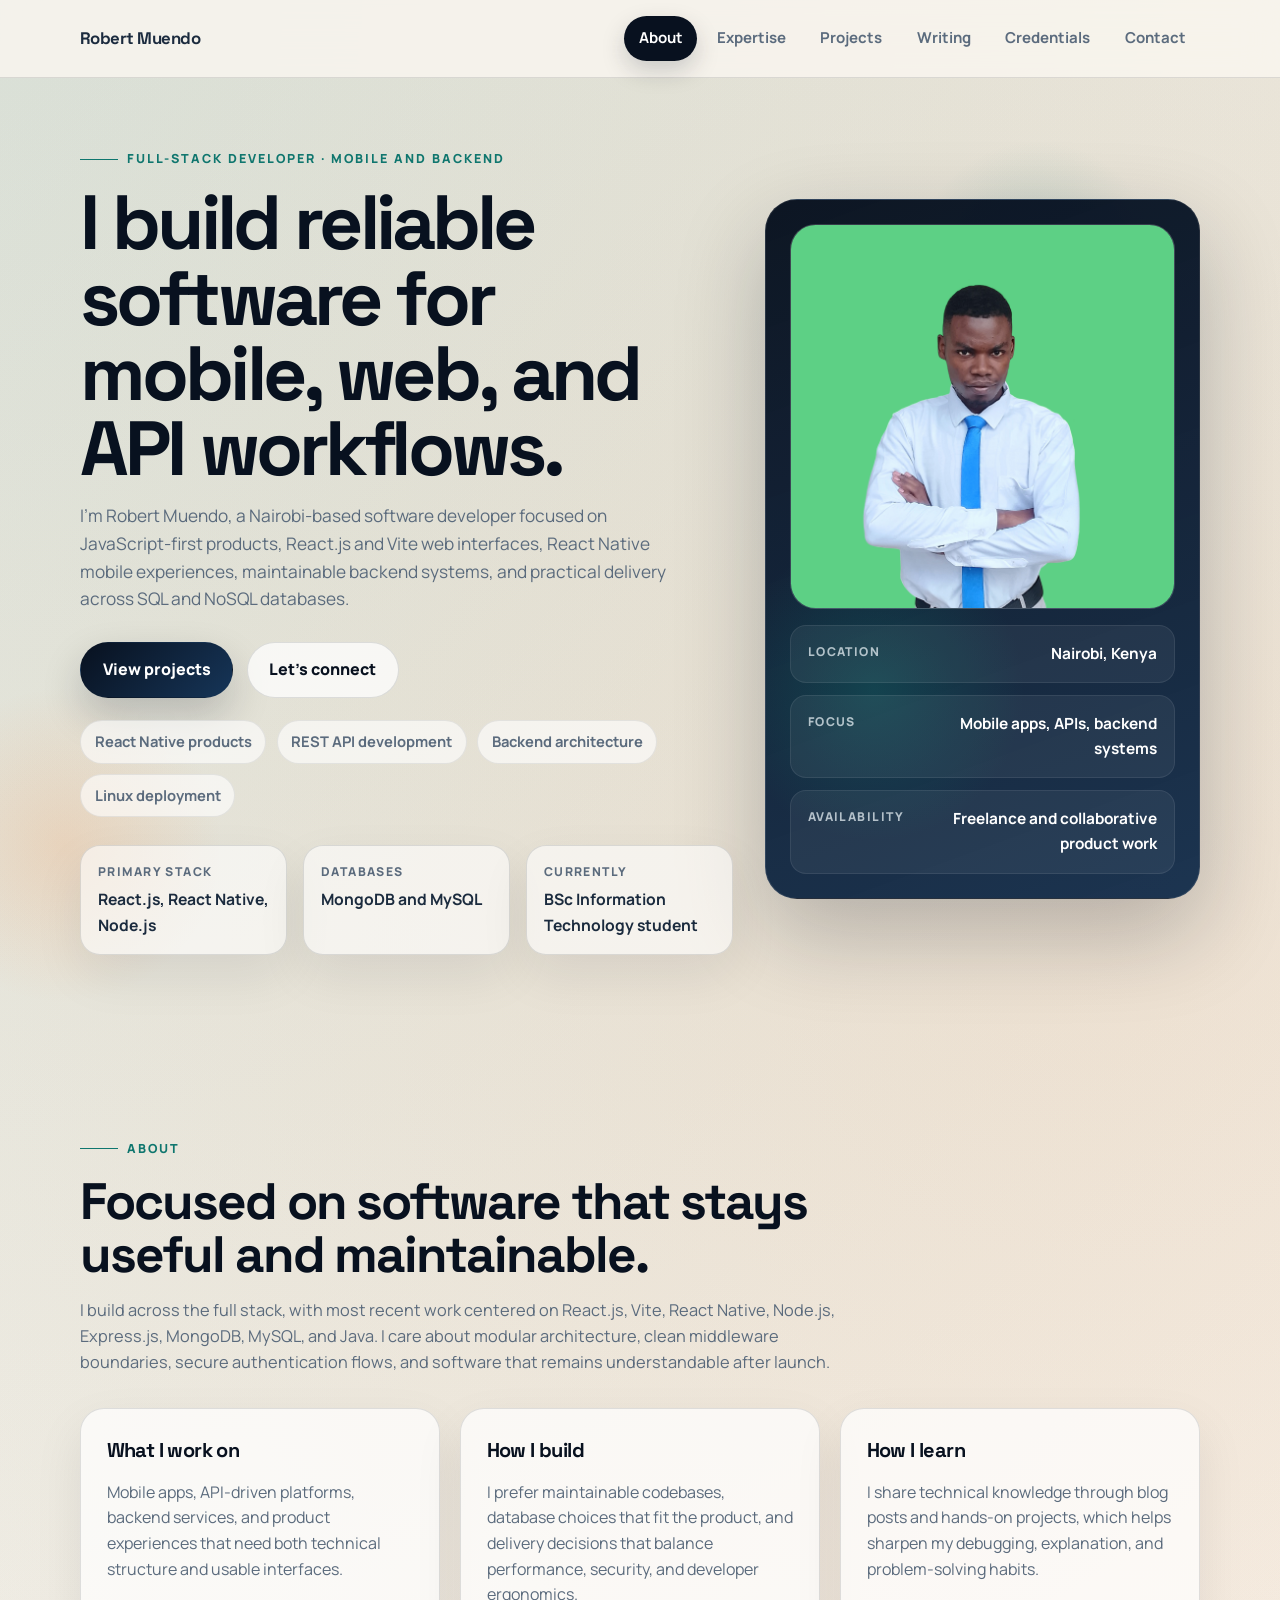
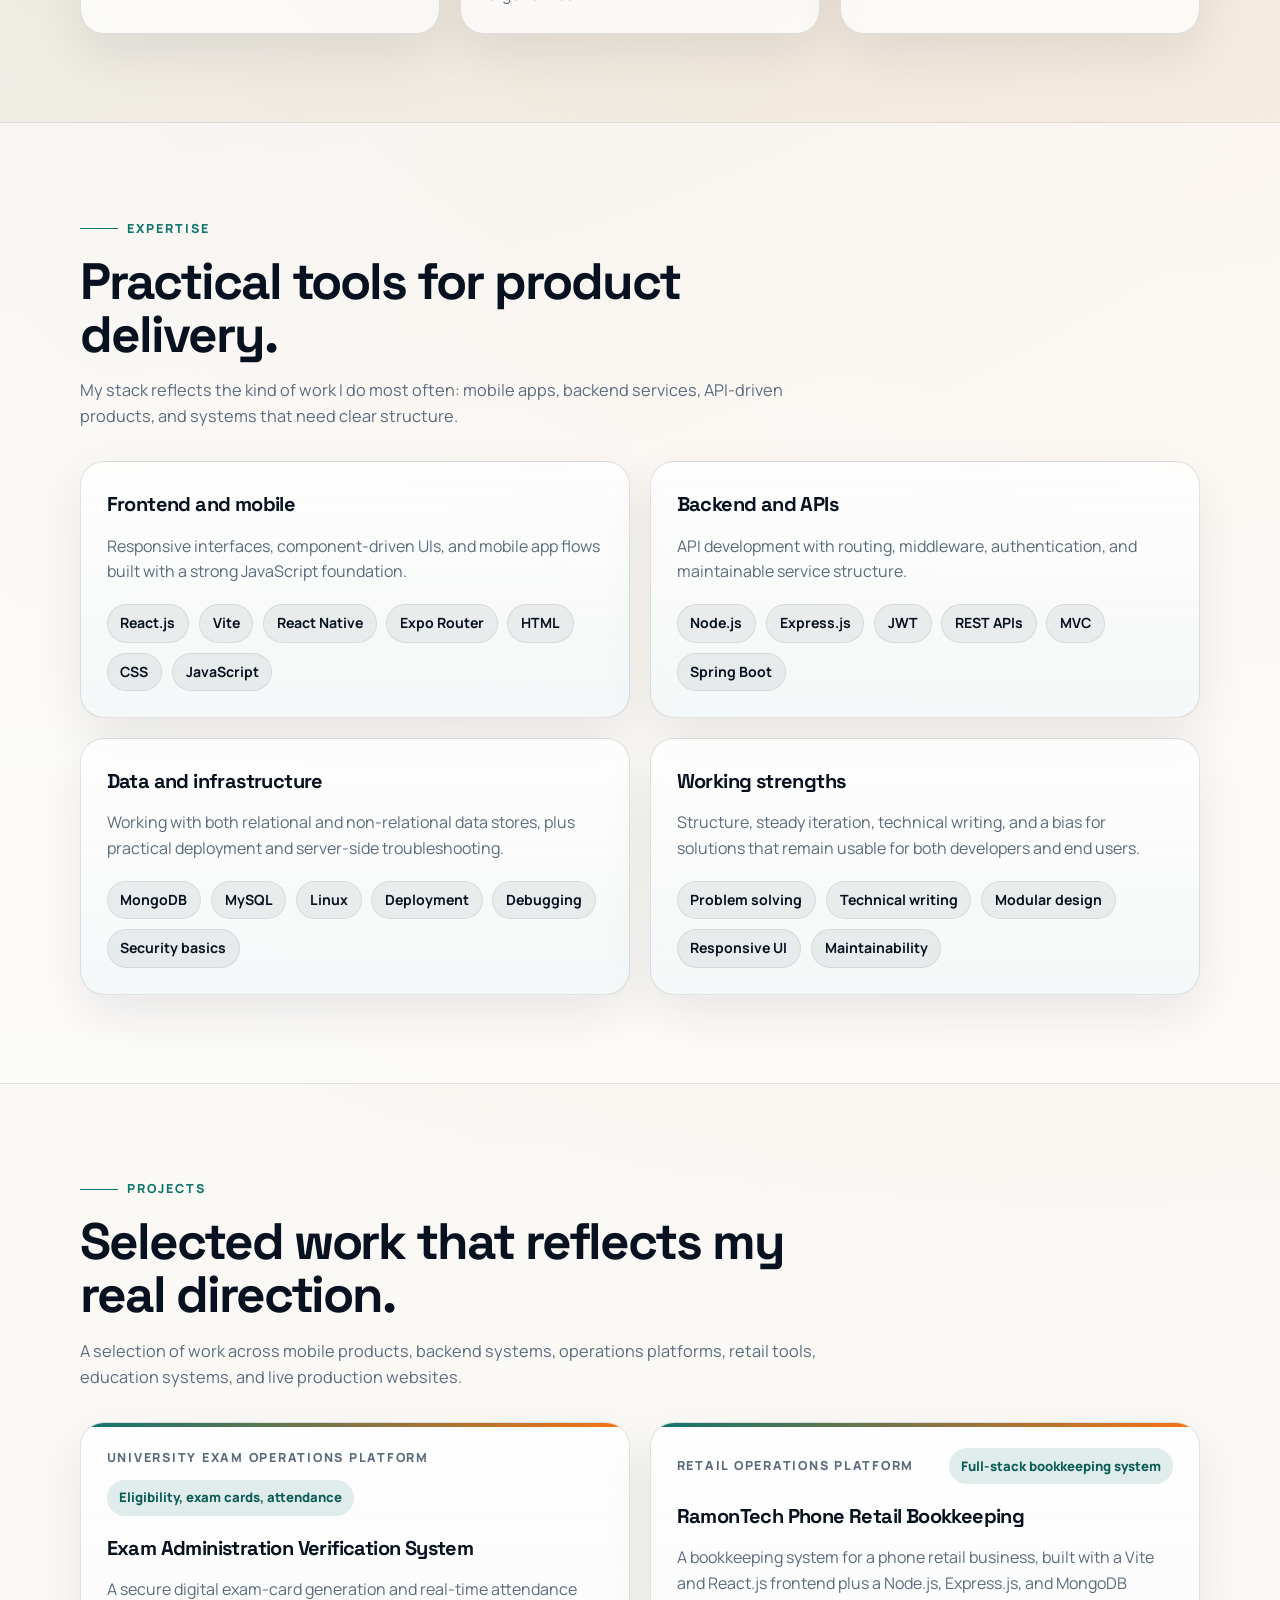
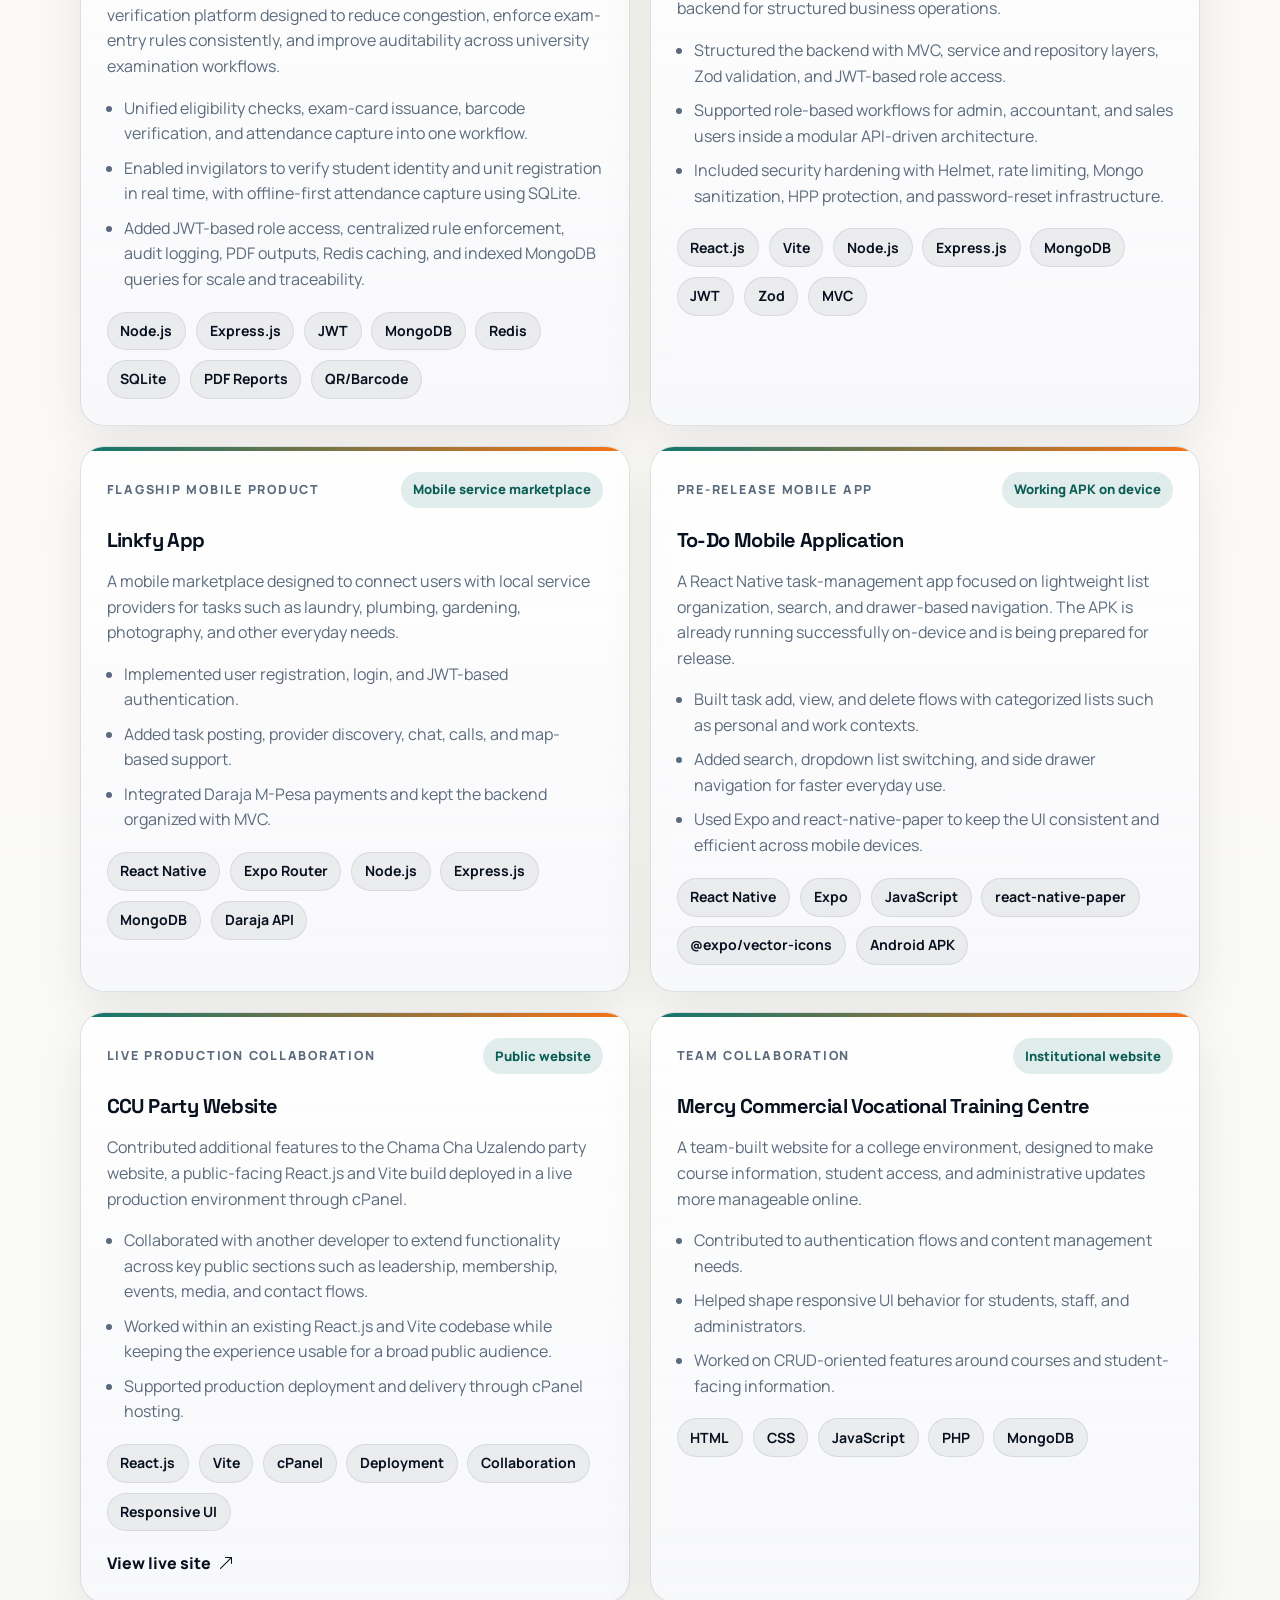
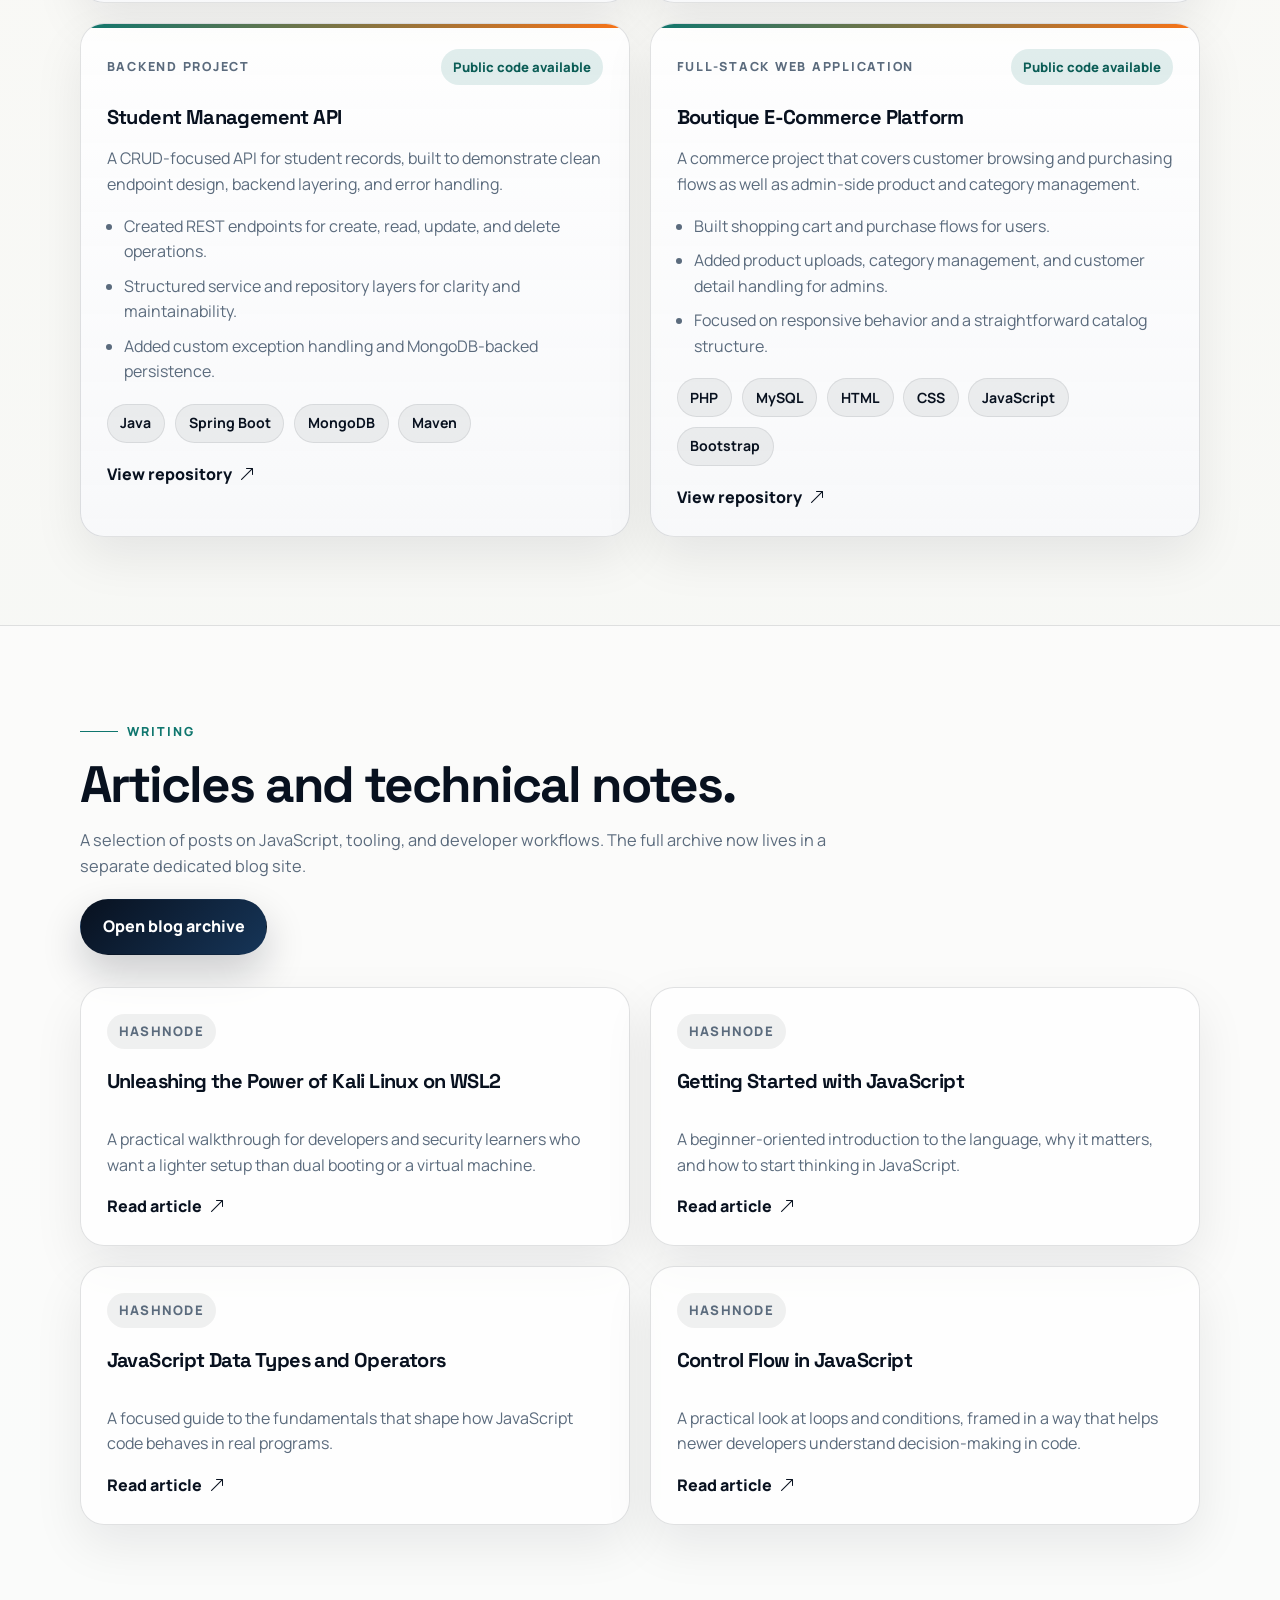
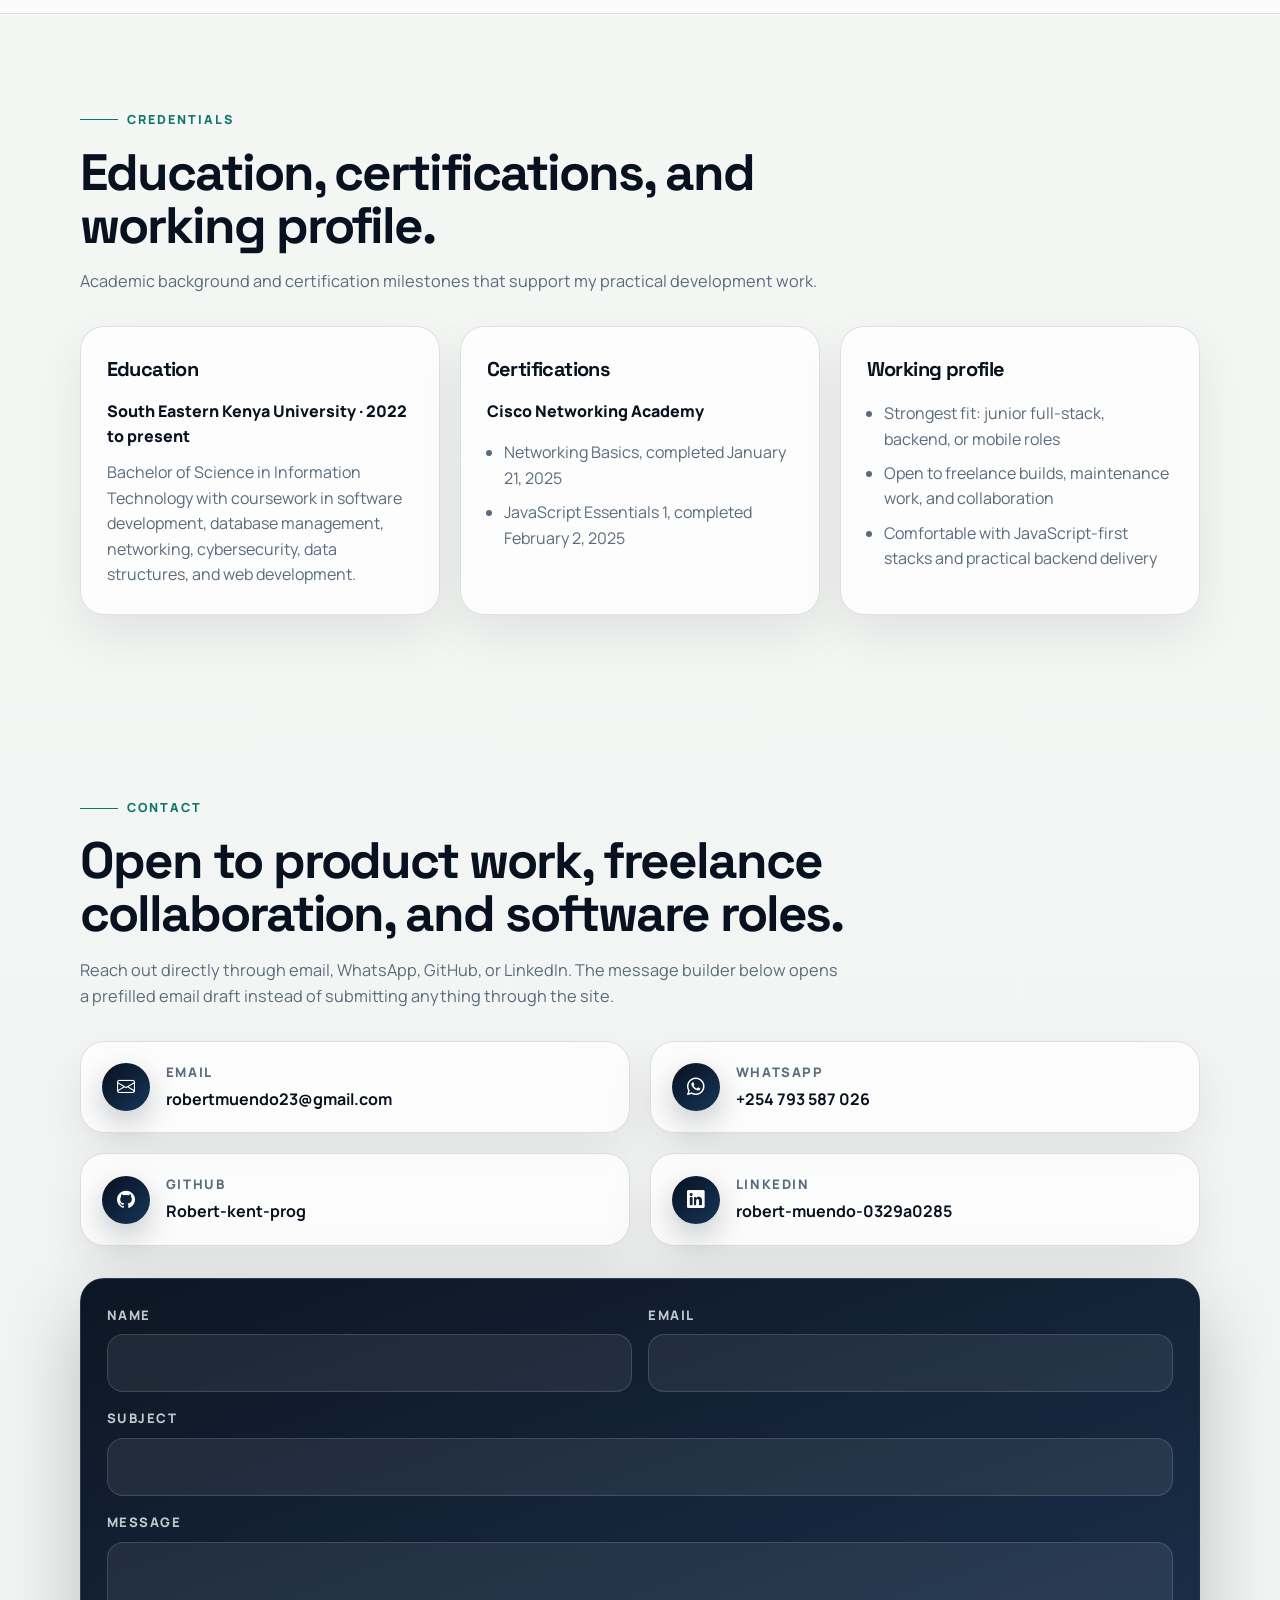
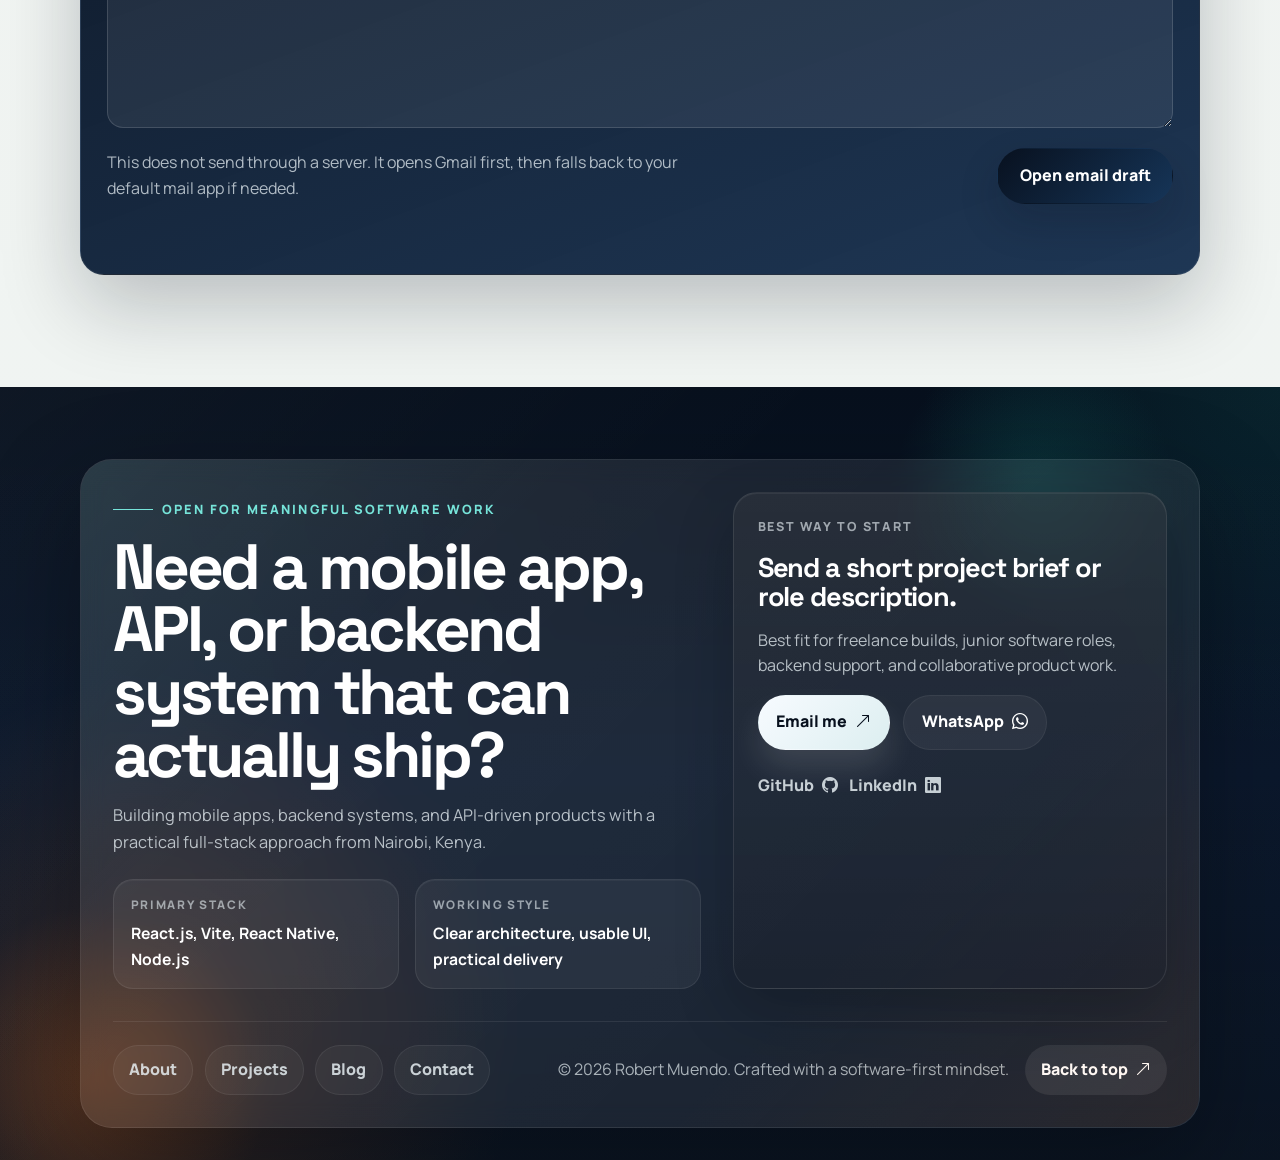
<file: index.html>
<!doctype html>
<html lang="en">
  <head>
    <meta charset="utf-8" />
    <meta content="width=device-width, initial-scale=1" name="viewport" />
    <title>Robert Muendo | Full-Stack Developer</title>
    <meta
      content="Portfolio of Robert Muendo, a Nairobi-based full-stack developer building mobile apps, web interfaces, APIs, and backend systems with React.js, Vite, React Native, Node.js, MongoDB, MySQL, and Java."
      name="description"
    />
    <meta content="#08111f" name="theme-color" />

    <link href="assets/img/favicon.png" rel="icon" />
    <link href="assets/img/apple-touch-icon.png" rel="apple-touch-icon" />

    <link href="https://fonts.googleapis.com" rel="preconnect" />
    <link href="https://fonts.gstatic.com" rel="preconnect" crossorigin />
    <link
      href="https://fonts.googleapis.com/css2?family=Manrope:wght@400;500;600;700;800&family=Space+Grotesk:wght@500;700&display=swap"
      rel="stylesheet"
    />

    <link
      href="assets/vendor/bootstrap-icons/bootstrap-icons.min.css"
      rel="stylesheet"
    />
    <link href="assets/css/main.css" rel="stylesheet" />
  </head>

  <body>
    <a class="skip-link" href="#main-content">Skip to content</a>

    <header class="site-header" id="top">
      <div class="container nav-shell">
        <a class="brand" href="#hero">Robert Muendo</a>

        <button
          class="menu-toggle"
          type="button"
          aria-expanded="false"
          aria-controls="site-nav"
          aria-label="Toggle navigation"
        >
          <span></span>
          <span></span>
        </button>

        <nav class="site-nav" id="site-nav" aria-label="Primary">
          <a href="#about">About</a>
          <a href="#expertise">Expertise</a>
          <a href="#projects">Projects</a>
          <a href="#writing">Writing</a>
          <a href="#credentials">Credentials</a>
          <a href="#contact">Contact</a>
        </nav>
      </div>
    </header>

    <main id="main-content">
      <section class="hero section" id="hero">
        <div class="hero-orb hero-orb-one" aria-hidden="true"></div>
        <div class="hero-orb hero-orb-two" aria-hidden="true"></div>

        <div class="container hero-grid">
          <div class="hero-copy reveal">
            <p class="eyebrow">Full-stack developer · Mobile and backend</p>
            <h1>
              I build reliable software for mobile, web, and API workflows.
            </h1>
            <p class="hero-summary">
              I’m Robert Muendo, a Nairobi-based software developer focused on
              JavaScript-first products, React.js and Vite web interfaces,
              React Native mobile experiences, maintainable backend systems, and
              practical delivery across SQL and NoSQL databases.
            </p>

            <div class="hero-actions">
              <a class="button button-primary" href="#projects"
                >View projects</a
              >
              <a class="button button-secondary" href="#contact"
                >Let's connect</a
              >
            </div>

            <ul class="hero-pills" aria-label="Key focus areas">
              <li>React Native products</li>
              <li>REST API development</li>
              <li>Backend architecture</li>
              <li>Linux deployment</li>
            </ul>

            <div class="hero-highlights">
              <article class="highlight-chip">
                <span>Primary stack</span>
                <strong>React.js, React Native, Node.js</strong>
              </article>
              <article class="highlight-chip">
                <span>Databases</span>
                <strong>MongoDB and MySQL</strong>
              </article>
              <article class="highlight-chip">
                <span>Currently</span>
                <strong>BSc Information Technology student</strong>
              </article>
            </div>
          </div>

          <div class="hero-panel reveal">
            <div class="profile-frame">
              <img
                src="assets/img/my-profile-img.png"
                alt="Portrait of Robert Muendo"
                width="600"
                height="600"
                fetchpriority="high"
                decoding="async"
              />
            </div>

            <div class="profile-meta">
              <div class="meta-item">
                <span>Location</span>
                <strong>Nairobi, Kenya</strong>
              </div>
              <div class="meta-item">
                <span>Focus</span>
                <strong>Mobile apps, APIs, backend systems</strong>
              </div>
              <div class="meta-item">
                <span>Availability</span>
                <strong>Freelance and collaborative product work</strong>
              </div>
            </div>
          </div>
        </div>
      </section>

      <section class="section" id="about">
        <div class="container section-shell">
          <div class="section-heading reveal">
            <p class="eyebrow">About</p>
            <h2>Focused on software that stays useful and maintainable.</h2>
            <p>
              I build across the full stack, with most recent work centered on
              React.js, Vite, React Native, Node.js, Express.js, MongoDB,
              MySQL, and Java. I care about modular architecture, clean
              middleware boundaries, secure authentication flows, and software
              that remains understandable after launch.
            </p>
          </div>

          <div class="about-grid">
            <article class="surface-card reveal">
              <h3>What I work on</h3>
              <p>
                Mobile apps, API-driven platforms, backend services, and product
                experiences that need both technical structure and usable
                interfaces.
              </p>
            </article>

            <article class="surface-card reveal">
              <h3>How I build</h3>
              <p>
                I prefer maintainable codebases, database choices that fit the
                product, and delivery decisions that balance performance,
                security, and developer ergonomics.
              </p>
            </article>

            <article class="surface-card reveal">
              <h3>How I learn</h3>
              <p>
                I share technical knowledge through blog posts and hands-on
                projects, which helps sharpen my debugging, explanation, and
                problem-solving habits.
              </p>
            </article>
          </div>
        </div>
      </section>

      <section class="section section-contrast" id="expertise">
        <div class="container section-shell">
          <div class="section-heading reveal">
            <p class="eyebrow">Expertise</p>
            <h2>Practical tools for product delivery.</h2>
            <p>
              My stack reflects the kind of work I do most often: mobile apps,
              backend services, API-driven products, and systems that need clear
              structure.
            </p>
          </div>

          <div class="skills-grid">
            <article class="stack-card reveal">
              <h3>Frontend and mobile</h3>
              <p>
                Responsive interfaces, component-driven UIs, and mobile app
                flows built with a strong JavaScript foundation.
              </p>
              <div class="tag-list">
                <span class="tag">React.js</span>
                <span class="tag">Vite</span>
                <span class="tag">React Native</span>
                <span class="tag">Expo Router</span>
                <span class="tag">HTML</span>
                <span class="tag">CSS</span>
                <span class="tag">JavaScript</span>
              </div>
            </article>

            <article class="stack-card reveal">
              <h3>Backend and APIs</h3>
              <p>
                API development with routing, middleware, authentication, and
                maintainable service structure.
              </p>
              <div class="tag-list">
                <span class="tag">Node.js</span>
                <span class="tag">Express.js</span>
                <span class="tag">JWT</span>
                <span class="tag">REST APIs</span>
                <span class="tag">MVC</span>
                <span class="tag">Spring Boot</span>
              </div>
            </article>

            <article class="stack-card reveal">
              <h3>Data and infrastructure</h3>
              <p>
                Working with both relational and non-relational data stores,
                plus practical deployment and server-side troubleshooting.
              </p>
              <div class="tag-list">
                <span class="tag">MongoDB</span>
                <span class="tag">MySQL</span>
                <span class="tag">Linux</span>
                <span class="tag">Deployment</span>
                <span class="tag">Debugging</span>
                <span class="tag">Security basics</span>
              </div>
            </article>

            <article class="stack-card reveal">
              <h3>Working strengths</h3>
              <p>
                Structure, steady iteration, technical writing, and a bias for
                solutions that remain usable for both developers and end users.
              </p>
              <div class="tag-list">
                <span class="tag">Problem solving</span>
                <span class="tag">Technical writing</span>
                <span class="tag">Modular design</span>
                <span class="tag">Responsive UI</span>
                <span class="tag">Maintainability</span>
              </div>
            </article>
          </div>
        </div>
      </section>

      <section class="section" id="projects">
        <div class="container section-shell">
          <div class="section-heading reveal">
            <p class="eyebrow">Projects</p>
            <h2>Selected work that reflects my real direction.</h2>
            <p>
              A selection of work across mobile products, backend systems,
              operations platforms, retail tools, education systems, and live
              production websites.
            </p>
          </div>

          <div class="projects-grid">
            <article class="project-card reveal">
              <div class="project-topline">
                <p class="project-kicker">University exam operations platform</p>
                <span class="project-badge">Eligibility, exam cards, attendance</span>
              </div>
              <h3>Exam Administration Verification System</h3>
              <p>
                A secure digital exam-card generation and real-time attendance
                verification platform designed to reduce congestion, enforce
                exam-entry rules consistently, and improve auditability across
                university examination workflows.
              </p>
              <ul class="project-points">
                <li>Unified eligibility checks, exam-card issuance, barcode verification, and attendance capture into one workflow.</li>
                <li>Enabled invigilators to verify student identity and unit registration in real time, with offline-first attendance capture using SQLite.</li>
                <li>Added JWT-based role access, centralized rule enforcement, audit logging, PDF outputs, Redis caching, and indexed MongoDB queries for scale and traceability.</li>
              </ul>
              <div class="tag-list">
                <span class="tag">Node.js</span>
                <span class="tag">Express.js</span>
                <span class="tag">JWT</span>
                <span class="tag">MongoDB</span>
                <span class="tag">Redis</span>
                <span class="tag">SQLite</span>
                <span class="tag">PDF Reports</span>
                <span class="tag">QR/Barcode</span>
              </div>
            </article>

            <article class="project-card reveal">
              <div class="project-topline">
                <p class="project-kicker">Retail operations platform</p>
                <span class="project-badge">Full-stack bookkeeping system</span>
              </div>
              <h3>RamonTech Phone Retail Bookkeeping</h3>
              <p>
                A bookkeeping system for a phone retail business, built with a
                Vite and React.js frontend plus a Node.js, Express.js, and
                MongoDB backend for structured business operations.
              </p>
              <ul class="project-points">
                <li>Structured the backend with MVC, service and repository layers, Zod validation, and JWT-based role access.</li>
                <li>Supported role-based workflows for admin, accountant, and sales users inside a modular API-driven architecture.</li>
                <li>Included security hardening with Helmet, rate limiting, Mongo sanitization, HPP protection, and password-reset infrastructure.</li>
              </ul>
              <div class="tag-list">
                <span class="tag">React.js</span>
                <span class="tag">Vite</span>
                <span class="tag">Node.js</span>
                <span class="tag">Express.js</span>
                <span class="tag">MongoDB</span>
                <span class="tag">JWT</span>
                <span class="tag">Zod</span>
                <span class="tag">MVC</span>
              </div>
            </article>

            <article class="project-card reveal">
              <div class="project-topline">
                <p class="project-kicker">Flagship mobile product</p>
                <span class="project-badge">Mobile service marketplace</span>
              </div>
              <h3>Linkfy App</h3>
              <p>
                A mobile marketplace designed to connect users with local
                service providers for tasks such as laundry, plumbing,
                gardening, photography, and other everyday needs.
              </p>
              <ul class="project-points">
                <li>
                  Implemented user registration, login, and JWT-based
                  authentication.
                </li>
                <li>
                  Added task posting, provider discovery, chat, calls, and
                  map-based support.
                </li>
                <li>
                  Integrated Daraja M-Pesa payments and kept the backend
                  organized with MVC.
                </li>
              </ul>
              <div class="tag-list">
                <span class="tag">React Native</span>
                <span class="tag">Expo Router</span>
                <span class="tag">Node.js</span>
                <span class="tag">Express.js</span>
                <span class="tag">MongoDB</span>
                <span class="tag">Daraja API</span>
              </div>
            </article>

            <article class="project-card reveal">
              <div class="project-topline">
                <p class="project-kicker">Pre-release mobile app</p>
                <span class="project-badge">Working APK on device</span>
              </div>
              <h3>To-Do Mobile Application</h3>
              <p>
                A React Native task-management app focused on lightweight list
                organization, search, and drawer-based navigation. The APK is
                already running successfully on-device and is being prepared for
                release.
              </p>
              <ul class="project-points">
                <li>Built task add, view, and delete flows with categorized lists such as personal and work contexts.</li>
                <li>Added search, dropdown list switching, and side drawer navigation for faster everyday use.</li>
                <li>Used Expo and react-native-paper to keep the UI consistent and efficient across mobile devices.</li>
              </ul>
              <div class="tag-list">
                <span class="tag">React Native</span>
                <span class="tag">Expo</span>
                <span class="tag">JavaScript</span>
                <span class="tag">react-native-paper</span>
                <span class="tag">@expo/vector-icons</span>
                <span class="tag">Android APK</span>
              </div>
            </article>

            <article class="project-card reveal">
              <div class="project-topline">
                <p class="project-kicker">Live production collaboration</p>
                <span class="project-badge">Public website</span>
              </div>
              <h3>CCU Party Website</h3>
              <p>
                Contributed additional features to the Chama Cha Uzalendo party
                website, a public-facing React.js and Vite build deployed in a
                live production environment through cPanel.
              </p>
              <ul class="project-points">
                <li>Collaborated with another developer to extend functionality across key public sections such as leadership, membership, events, media, and contact flows.</li>
                <li>Worked within an existing React.js and Vite codebase while keeping the experience usable for a broad public audience.</li>
                <li>Supported production deployment and delivery through cPanel hosting.</li>
              </ul>
              <div class="tag-list">
                <span class="tag">React.js</span>
                <span class="tag">Vite</span>
                <span class="tag">cPanel</span>
                <span class="tag">Deployment</span>
                <span class="tag">Collaboration</span>
                <span class="tag">Responsive UI</span>
              </div>
              <div class="project-links">
                <a
                  class="text-link"
                  href="https://ccuparty.co.ke/"
                  target="_blank"
                  rel="noopener noreferrer"
                >
                  View live site <i class="bi bi-arrow-up-right"></i>
                </a>
              </div>
            </article>

            <article class="project-card reveal">
              <div class="project-topline">
                <p class="project-kicker">Team collaboration</p>
                <span class="project-badge">Institutional website</span>
              </div>
              <h3>Mercy Commercial Vocational Training Centre</h3>
              <p>
                A team-built website for a college environment, designed to make
                course information, student access, and administrative updates
                more manageable online.
              </p>
              <ul class="project-points">
                <li>
                  Contributed to authentication flows and content management
                  needs.
                </li>
                <li>
                  Helped shape responsive UI behavior for students, staff, and
                  administrators.
                </li>
                <li>
                  Worked on CRUD-oriented features around courses and
                  student-facing information.
                </li>
              </ul>
              <div class="tag-list">
                <span class="tag">HTML</span>
                <span class="tag">CSS</span>
                <span class="tag">JavaScript</span>
                <span class="tag">PHP</span>
                <span class="tag">MongoDB</span>
              </div>
            </article>

            <article class="project-card reveal">
              <div class="project-topline">
                <p class="project-kicker">Backend project</p>
                <span class="project-badge">Public code available</span>
              </div>
              <h3>Student Management API</h3>
              <p>
                A CRUD-focused API for student records, built to demonstrate
                clean endpoint design, backend layering, and error handling.
              </p>
              <ul class="project-points">
                <li>
                  Created REST endpoints for create, read, update, and delete
                  operations.
                </li>
                <li>
                  Structured service and repository layers for clarity and
                  maintainability.
                </li>
                <li>
                  Added custom exception handling and MongoDB-backed
                  persistence.
                </li>
              </ul>
              <div class="tag-list">
                <span class="tag">Java</span>
                <span class="tag">Spring Boot</span>
                <span class="tag">MongoDB</span>
                <span class="tag">Maven</span>
              </div>
              <div class="project-links">
                <a
                  class="text-link"
                  href="https://github.com/Robert-kent-prog/StudentApplication-"
                  target="_blank"
                  rel="noopener noreferrer"
                >
                  View repository <i class="bi bi-arrow-up-right"></i>
                </a>
              </div>
            </article>

            <article class="project-card reveal">
              <div class="project-topline">
                <p class="project-kicker">Full-stack web application</p>
                <span class="project-badge">Public code available</span>
              </div>
              <h3>Boutique E-Commerce Platform</h3>
              <p>
                A commerce project that covers customer browsing and purchasing
                flows as well as admin-side product and category management.
              </p>
              <ul class="project-points">
                <li>Built shopping cart and purchase flows for users.</li>
                <li>
                  Added product uploads, category management, and customer
                  detail handling for admins.
                </li>
                <li>
                  Focused on responsive behavior and a straightforward catalog
                  structure.
                </li>
              </ul>
              <div class="tag-list">
                <span class="tag">PHP</span>
                <span class="tag">MySQL</span>
                <span class="tag">HTML</span>
                <span class="tag">CSS</span>
                <span class="tag">JavaScript</span>
                <span class="tag">Bootstrap</span>
              </div>
              <div class="project-links">
                <a
                  class="text-link"
                  href="https://github.com/Robert-kent-prog/webproject"
                  target="_blank"
                  rel="noopener noreferrer"
                >
                  View repository <i class="bi bi-arrow-up-right"></i>
                </a>
              </div>
            </article>
          </div>
        </div>
      </section>

      <section class="section section-contrast" id="writing">
        <div class="container section-shell">
          <div class="section-heading reveal">
            <p class="eyebrow">Writing</p>
            <h2>Articles and technical notes.</h2>
            <p>
              A selection of posts on JavaScript, tooling, and developer
              workflows. The full archive now lives in a separate dedicated
              blog site.
            </p>
            <div class="section-actions">
              <a class="button button-primary" href="blog/">Open blog archive</a>
            </div>
          </div>

          <div class="articles-grid">
            <a
              class="article-card reveal"
              href="https://kali-linux-chronicles.hashnode.dev/kali-linux-wsl2-installation-guide"
              target="_blank"
              rel="noopener noreferrer"
            >
              <span class="article-source">Hashnode</span>
              <h3>Unleashing the Power of Kali Linux on WSL2</h3>
              <p>
                A practical walkthrough for developers and security learners who
                want a lighter setup than dual booting or a virtual machine.
              </p>
              <span class="text-link"
                >Read article <i class="bi bi-arrow-up-right"></i
              ></span>
            </a>

            <a
              class="article-card reveal"
              href="https://javascript-for-beginners.hashnode.dev/introduction-to-javascript"
              target="_blank"
              rel="noopener noreferrer"
            >
              <span class="article-source">Hashnode</span>
              <h3>Getting Started with JavaScript</h3>
              <p>
                A beginner-oriented introduction to the language, why it
                matters, and how to start thinking in JavaScript.
              </p>
              <span class="text-link"
                >Read article <i class="bi bi-arrow-up-right"></i
              ></span>
            </a>

            <a
              class="article-card reveal"
              href="https://javascript-for-beginners.hashnode.dev/understanding-javascript-data-types-and-operators"
              target="_blank"
              rel="noopener noreferrer"
            >
              <span class="article-source">Hashnode</span>
              <h3>JavaScript Data Types and Operators</h3>
              <p>
                A focused guide to the fundamentals that shape how JavaScript
                code behaves in real programs.
              </p>
              <span class="text-link"
                >Read article <i class="bi bi-arrow-up-right"></i
              ></span>
            </a>

            <a
              class="article-card reveal"
              href="https://javascript-for-beginners.hashnode.dev/control-flow-in-javascript-loops-and-conditions"
              target="_blank"
              rel="noopener noreferrer"
            >
              <span class="article-source">Hashnode</span>
              <h3>Control Flow in JavaScript</h3>
              <p>
                A practical look at loops and conditions, framed in a way that
                helps newer developers understand decision-making in code.
              </p>
              <span class="text-link"
                >Read article <i class="bi bi-arrow-up-right"></i
              ></span>
            </a>
          </div>
        </div>
      </section>

      <section class="section" id="credentials">
        <div class="container section-shell">
          <div class="section-heading reveal">
            <p class="eyebrow">Credentials</p>
            <h2>Education, certifications, and working profile.</h2>
            <p>
              Academic background and certification milestones that support my
              practical development work.
            </p>
          </div>

          <div class="credentials-grid">
            <article class="surface-card reveal">
              <h3>Education</h3>
              <p class="meta-line">
                South Eastern Kenya University · 2022 to present
              </p>
              <p>
                Bachelor of Science in Information Technology with coursework in
                software development, database management, networking,
                cybersecurity, data structures, and web development.
              </p>
            </article>

            <article class="surface-card reveal">
              <h3>Certifications</h3>
              <p class="meta-line">Cisco Networking Academy</p>
              <ul class="simple-list">
                <li>Networking Basics, completed January 21, 2025</li>
                <li>JavaScript Essentials 1, completed February 2, 2025</li>
              </ul>
            </article>

            <article class="surface-card reveal">
              <h3>Working profile</h3>
              <ul class="simple-list">
                <li>
                  Strongest fit: junior full-stack, backend, or mobile roles
                </li>
                <li>
                  Open to freelance builds, maintenance work, and collaboration
                </li>
                <li>
                  Comfortable with JavaScript-first stacks and practical backend
                  delivery
                </li>
              </ul>
            </article>
          </div>
        </div>
      </section>

      <section class="section contact-section" id="contact">
        <div class="container contact-shell">
          <div class="section-heading reveal">
            <p class="eyebrow">Contact</p>
            <h2>
              Open to product work, freelance collaboration, and software roles.
            </h2>
            <p>
              Reach out directly through email, WhatsApp, GitHub, or LinkedIn.
              The message builder below opens a prefilled email draft instead of
              submitting anything through the site.
            </p>
          </div>

          <div class="contact-grid">
            <a
              class="contact-card reveal"
              href="mailto:robertmuendo23@gmail.com"
            >
              <i class="bi bi-envelope"></i>
              <div>
                <span>Email</span>
                <strong>robertmuendo23@gmail.com</strong>
              </div>
            </a>

            <a
              class="contact-card reveal"
              href="https://wa.me/254793587026"
              target="_blank"
              rel="noopener noreferrer"
            >
              <i class="bi bi-whatsapp"></i>
              <div>
                <span>WhatsApp</span>
                <strong>+254 793 587 026</strong>
              </div>
            </a>

            <a
              class="contact-card reveal"
              href="https://github.com/Robert-kent-prog"
              target="_blank"
              rel="noopener noreferrer"
            >
              <i class="bi bi-github"></i>
              <div>
                <span>GitHub</span>
                <strong>Robert-kent-prog</strong>
              </div>
            </a>

            <a
              class="contact-card reveal"
              href="https://www.linkedin.com/in/robert-muendo-0329a0285/"
              target="_blank"
              rel="noopener noreferrer"
            >
              <i class="bi bi-linkedin"></i>
              <div>
                <span>LinkedIn</span>
                <strong>robert-muendo-0329a0285</strong>
              </div>
            </a>
          </div>

          <div class="contact-panel reveal">
            <form
              id="contact-form"
              class="contact-form"
              data-recipient="robertmuendo23@gmail.com"
              novalidate
            >
              <div class="field-grid">
                <label>
                  <span>Name</span>
                  <input
                    type="text"
                    name="your-name"
                    autocomplete="name"
                    required
                  />
                </label>

                <label>
                  <span>Email</span>
                  <input
                    type="email"
                    name="your-email"
                    autocomplete="email"
                    required
                  />
                </label>

                <label class="field-full">
                  <span>Subject</span>
                  <input type="text" name="your-subject" required />
                </label>

                <label class="field-full">
                  <span>Message</span>
                  <textarea name="your-message" rows="6" required></textarea>
                </label>
              </div>

              <div class="form-footer">
                <p class="form-note">
                  This does not send through a server. It opens Gmail first,
                  then falls back to your default mail app if needed.
                </p>
                <button
                  class="button button-primary"
                  id="submit-button"
                  type="submit"
                >
                  Open email draft
                </button>
              </div>

              <p
                class="form-status"
                id="form-status"
                role="status"
                aria-live="polite"
              ></p>
            </form>
          </div>
        </div>
      </section>
    </main>

    <footer class="site-footer">
      <div class="footer-orb footer-orb-one" aria-hidden="true"></div>
      <div class="footer-orb footer-orb-two" aria-hidden="true"></div>

      <div class="container footer-shell">
        <div class="footer-grid">
          <div class="footer-brand-block">
            <p class="footer-kicker">Open for meaningful software work</p>
            <h2>Need a mobile app, API, or backend system that can actually ship?</h2>
            <p class="footer-summary">
              Building mobile apps, backend systems, and API-driven products
              with a practical full-stack approach from Nairobi, Kenya.
            </p>

            <div class="footer-metrics">
              <article class="footer-metric">
                <span>Primary stack</span>
                <strong>React.js, Vite, React Native, Node.js</strong>
              </article>
              <article class="footer-metric">
                <span>Working style</span>
                <strong>Clear architecture, usable UI, practical delivery</strong>
              </article>
            </div>
          </div>

          <aside class="footer-cta-card">
            <p class="footer-label">Best way to start</p>
            <h3>Send a short project brief or role description.</h3>
            <p class="footer-cta-copy">
              Best fit for freelance builds, junior software roles, backend
              support, and collaborative product work.
            </p>

            <div class="footer-cta-actions">
              <a class="footer-cta-primary" href="mailto:robertmuendo23@gmail.com">
                Email me <i class="bi bi-arrow-up-right"></i>
              </a>
              <a
                class="footer-cta-secondary"
                href="https://wa.me/254793587026"
                target="_blank"
                rel="noopener noreferrer"
              >
                WhatsApp <i class="bi bi-whatsapp"></i>
              </a>
            </div>

            <div class="footer-mini-links">
              <a
                href="https://github.com/Robert-kent-prog"
                target="_blank"
                rel="noopener noreferrer"
              >
                GitHub <i class="bi bi-github"></i>
              </a>
              <a
                href="https://www.linkedin.com/in/robert-muendo-0329a0285/"
                target="_blank"
                rel="noopener noreferrer"
              >
                LinkedIn <i class="bi bi-linkedin"></i>
              </a>
            </div>
          </aside>
        </div>

        <div class="footer-base">
          <nav class="footer-nav" aria-label="Footer">
            <a href="#about">About</a>
            <a href="#projects">Projects</a>
            <a href="blog/">Blog</a>
            <a href="#contact">Contact</a>
          </nav>

          <div class="footer-credit">
            <p>
              © <span id="current-year"></span> Robert Muendo. Crafted with a
              software-first mindset.
            </p>
            <a href="#top" class="footer-top-link"
              >Back to top <i class="bi bi-arrow-up-right"></i
            ></a>
          </div>
        </div>
      </div>
    </footer>

    <script src="assets/js/main.js"></script>
  </body>
</html>
</file>
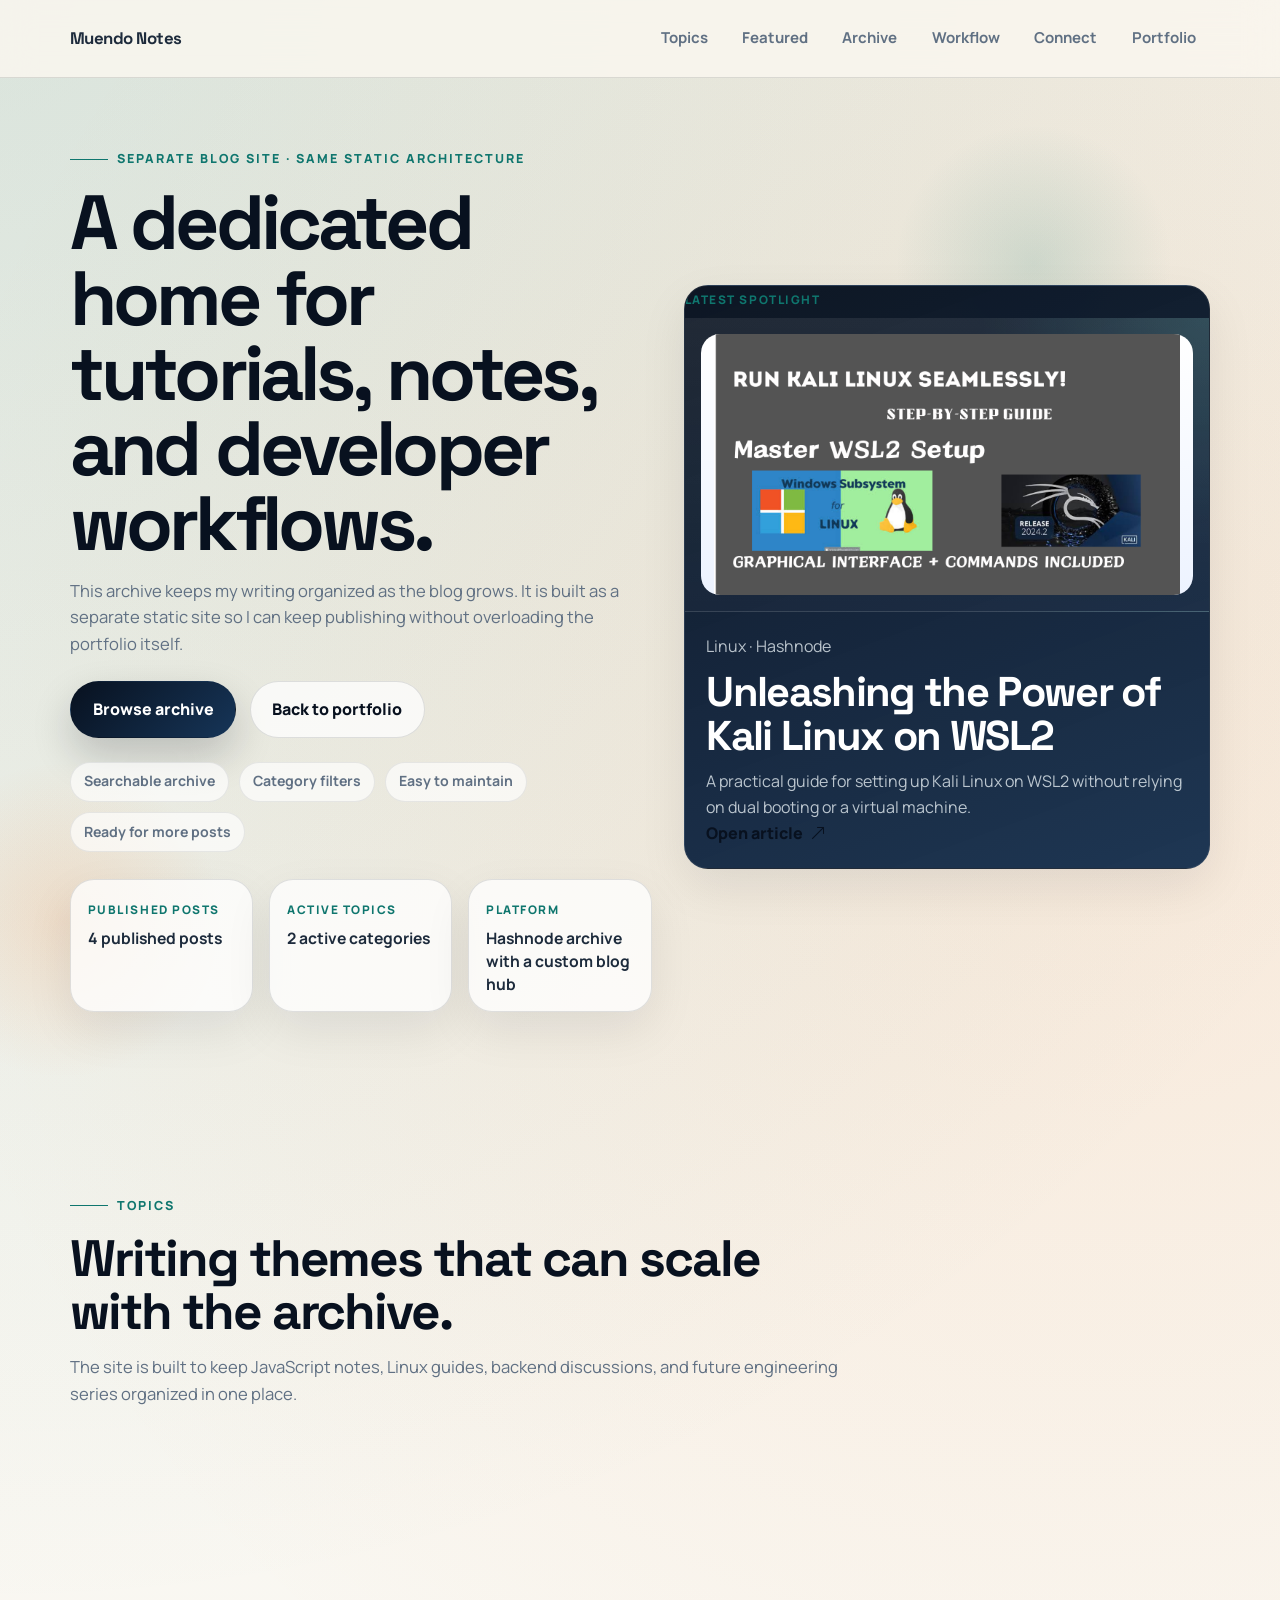
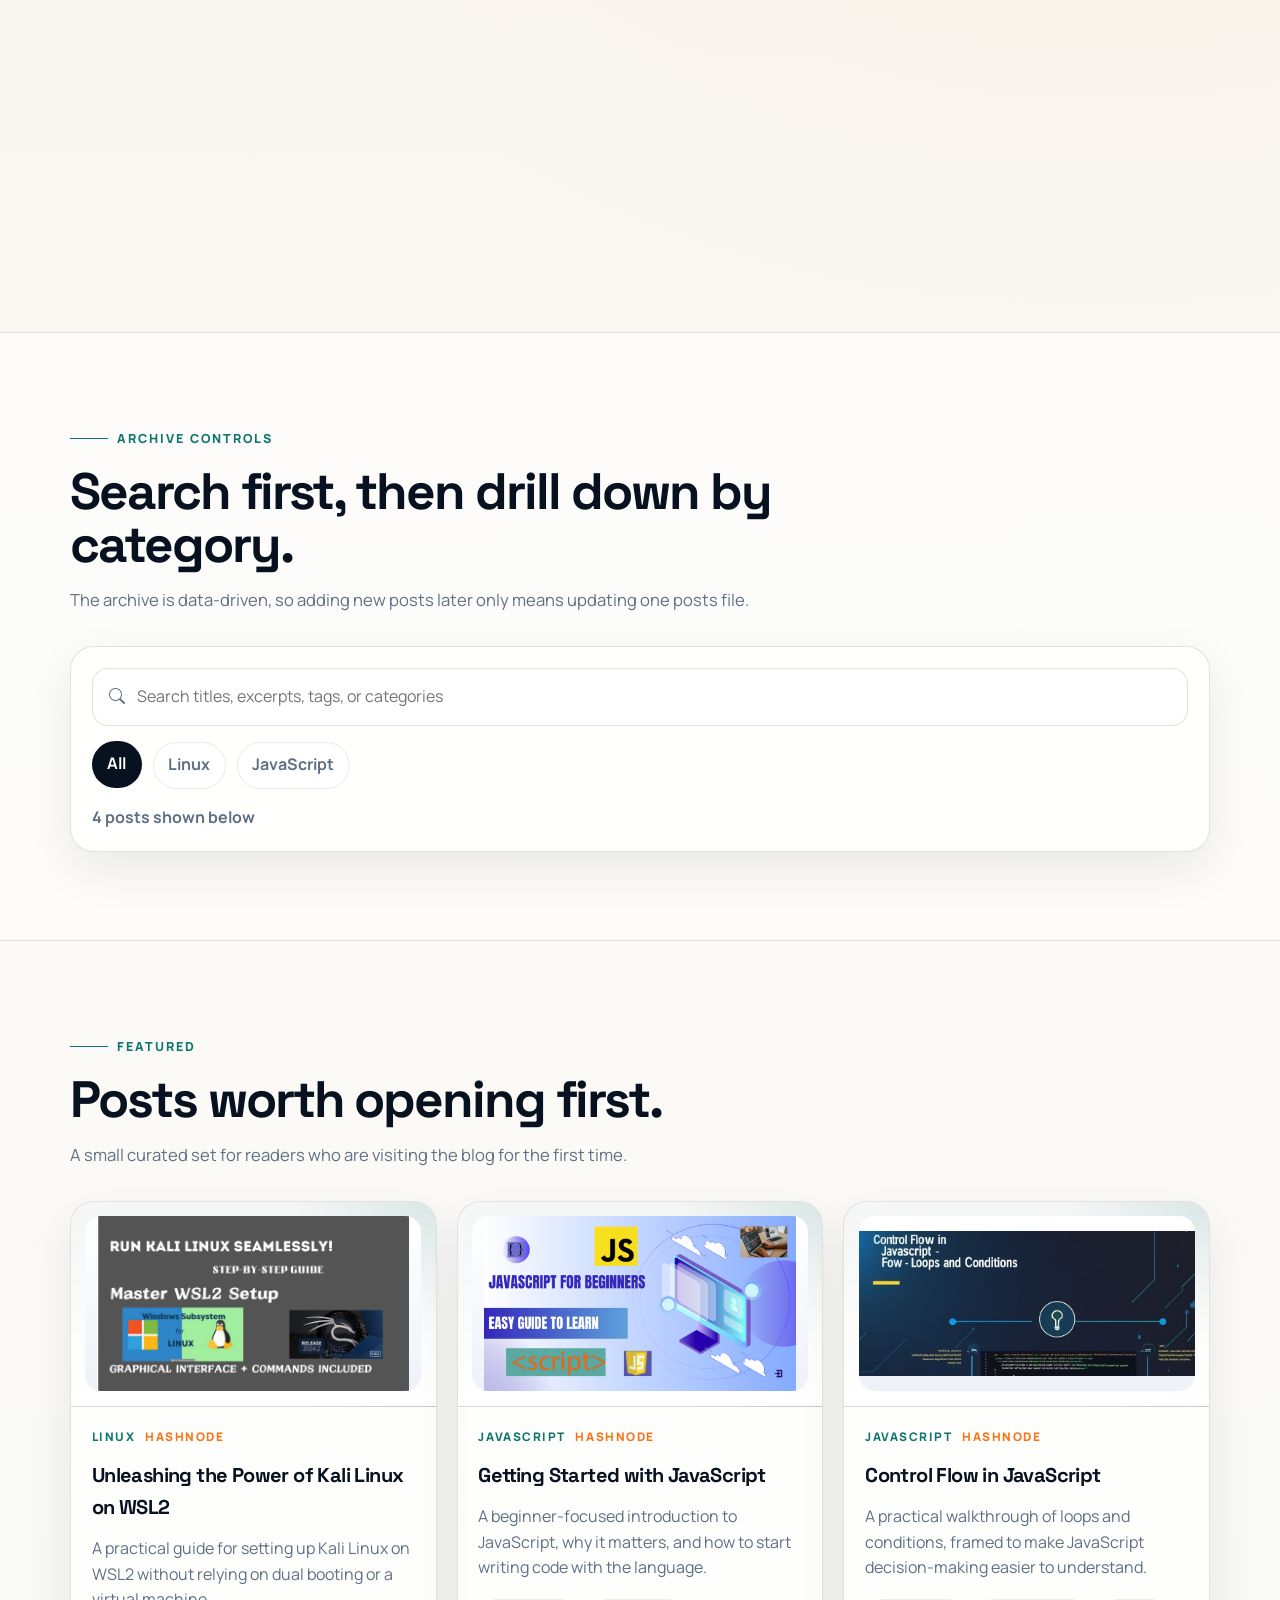
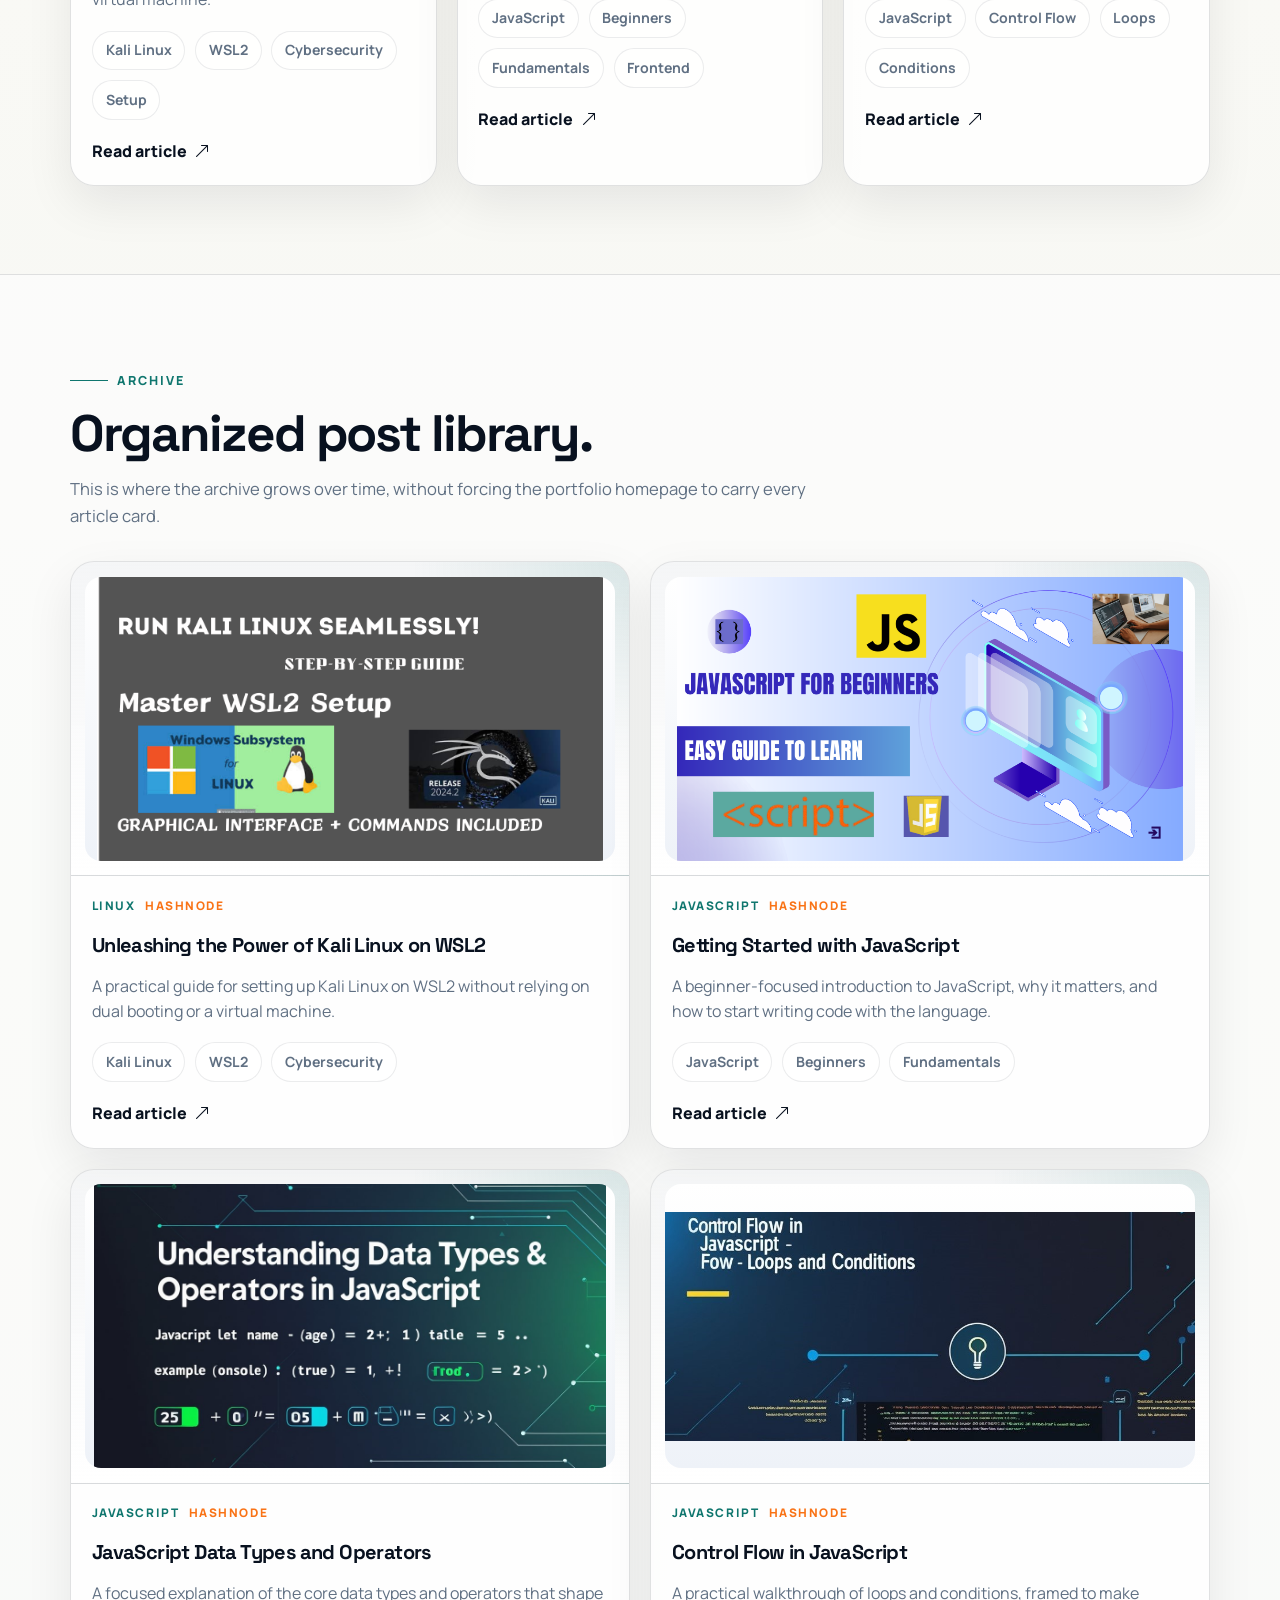
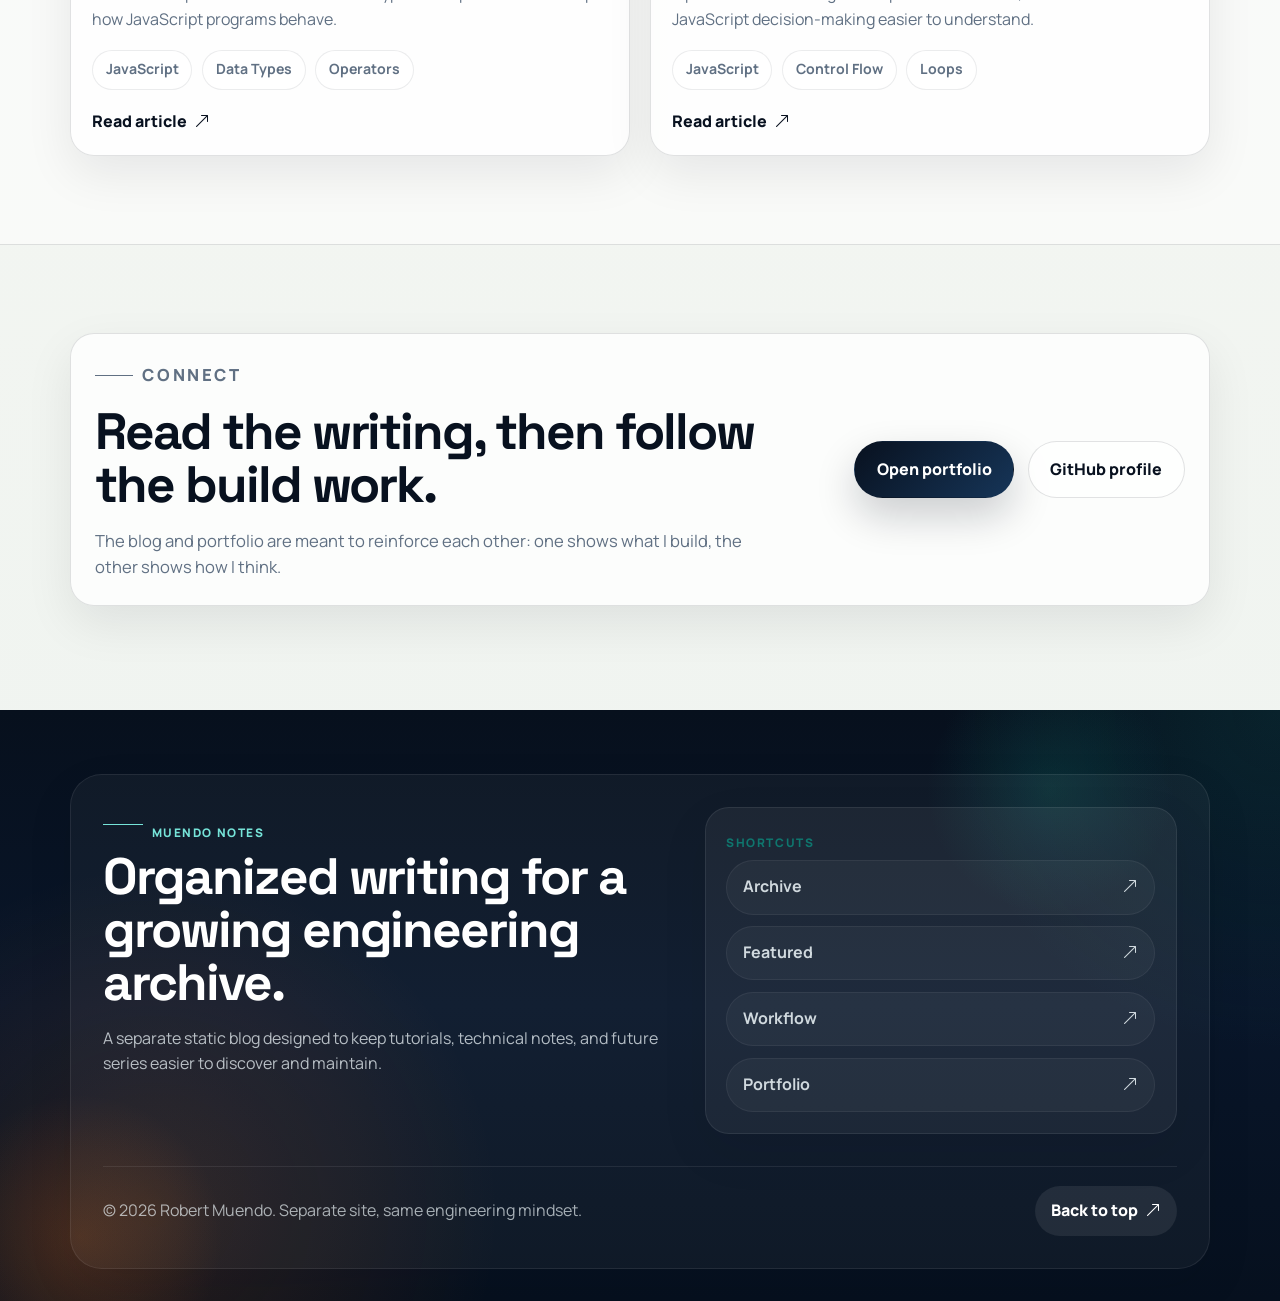
<file: blog/index.html>
<!doctype html>
<html lang="en">
  <head>
    <meta charset="utf-8" />
    <meta content="width=device-width, initial-scale=1" name="viewport" />
    <title>Muendo Notes | Engineering Blog</title>
    <meta
      content="A dedicated engineering blog by Robert Muendo for JavaScript, Linux, backend, tooling, and software development notes."
      name="description"
    />
    <meta content="#08111f" name="theme-color" />

    <link href="../assets/img/favicon.png" rel="icon" />
    <link href="../assets/img/apple-touch-icon.png" rel="apple-touch-icon" />

    <link href="https://fonts.googleapis.com" rel="preconnect" />
    <link href="https://fonts.gstatic.com" rel="preconnect" crossorigin />
    <link
      href="https://fonts.googleapis.com/css2?family=Manrope:wght@400;500;600;700;800&family=Space+Grotesk:wght@500;700&display=swap"
      rel="stylesheet"
    />

    <link
      href="../assets/vendor/bootstrap-icons/bootstrap-icons.min.css"
      rel="stylesheet"
    />
    <link href="assets/css/main.css" rel="stylesheet" />
  </head>
  <body>
    <a class="skip-link" href="#main-content">Skip to content</a>

    <header class="site-header" id="top">
      <div class="container nav-shell">
        <a class="brand" href="#hero">Muendo Notes</a>

        <button
          class="menu-toggle"
          type="button"
          aria-expanded="false"
          aria-controls="site-nav"
          aria-label="Toggle navigation"
        >
          <span></span>
          <span></span>
        </button>

        <nav class="site-nav" id="site-nav" aria-label="Primary">
          <a href="#topics">Topics</a>
          <a href="#featured">Featured</a>
          <a href="#archive">Archive</a>
          <a href="#workflow">Workflow</a>
          <a href="#connect">Connect</a>
          <a href="../index.html">Portfolio</a>
        </nav>
      </div>
    </header>

    <main id="main-content">
      <section class="hero section" id="hero">
        <div class="hero-orb hero-orb-one" aria-hidden="true"></div>
        <div class="hero-orb hero-orb-two" aria-hidden="true"></div>

        <div class="container hero-grid">
          <div class="hero-copy reveal">
            <p class="eyebrow">Separate blog site · Same static architecture</p>
            <h1>
              A dedicated home for tutorials, notes, and developer workflows.
            </h1>
            <p class="hero-summary">
              This archive keeps my writing organized as the blog grows. It is
              built as a separate static site so I can keep publishing without
              overloading the portfolio itself.
            </p>

            <div class="hero-actions">
              <a class="button button-primary" href="#archive"
                >Browse archive</a
              >
              <a class="button button-secondary" href="../index.html"
                >Back to portfolio</a
              >
            </div>

            <ul class="hero-pills" aria-label="Blog strengths">
              <li>Searchable archive</li>
              <li>Category filters</li>
              <li>Easy to maintain</li>
              <li>Ready for more posts</li>
            </ul>

            <div class="hero-highlights">
              <article class="highlight-chip">
                <span>Published posts</span>
                <strong id="total-posts">0 posts</strong>
              </article>
              <article class="highlight-chip">
                <span>Active topics</span>
                <strong id="total-topics">0 categories</strong>
              </article>
              <article class="highlight-chip">
                <span>Platform</span>
                <strong>Hashnode archive with a custom blog hub</strong>
              </article>
            </div>
          </div>

          <aside class="spotlight-card reveal" id="spotlight-card"></aside>
        </div>
      </section>

      <section class="section" id="topics">
        <div class="container section-shell">
          <div class="section-heading reveal">
            <p class="eyebrow">Topics</p>
            <h2>Writing themes that can scale with the archive.</h2>
            <p>
              The site is built to keep JavaScript notes, Linux guides, backend
              discussions, and future engineering series organized in one place.
            </p>
          </div>

          <div class="topics-grid" id="topics-grid"></div>
        </div>
      </section>

      <section class="section section-contrast" id="controls">
        <div class="container section-shell">
          <div class="section-heading reveal">
            <p class="eyebrow">Archive Controls</p>
            <h2>Search first, then drill down by category.</h2>
            <p>
              The archive is data-driven, so adding new posts later only means
              updating one posts file.
            </p>
          </div>

          <div class="control-shell reveal">
            <label class="search-field" for="search-input">
              <i class="bi bi-search"></i>
              <input
                id="search-input"
                type="search"
                placeholder="Search titles, excerpts, tags, or categories"
              />
            </label>

            <div
              class="filter-group"
              id="filter-group"
              aria-label="Filter posts"
            ></div>
            <p class="results-count" id="results-count"></p>
          </div>
        </div>
      </section>

      <section class="section" id="featured">
        <div class="container section-shell">
          <div class="section-heading reveal">
            <p class="eyebrow">Featured</p>
            <h2>Posts worth opening first.</h2>
            <p>
              A small curated set for readers who are visiting the blog for the
              first time.
            </p>
          </div>

          <div class="featured-grid" id="featured-grid"></div>
        </div>
      </section>

      <section class="section section-contrast" id="archive">
        <div class="container section-shell">
          <div class="section-heading reveal">
            <p class="eyebrow">Archive</p>
            <h2>Organized post library.</h2>
            <p>
              This is where the archive grows over time, without forcing the
              portfolio homepage to carry every article card.
            </p>
          </div>

          <div class="archive-grid" id="archive-grid"></div>
          <p class="empty-state" id="empty-state" hidden>
            No posts matched that search or filter. Try another keyword or reset
            to all categories.
          </p>
        </div>
      </section>

      <!-- <section class="section" id="workflow">
        <div class="container section-shell">
          <div class="section-heading reveal">
            <p class="eyebrow">Workflow</p>
            <h2>Simple publishing flow for future posts.</h2>
            <p>
              This blog keeps the same lightweight architecture as the
              portfolio: static files, clean deployment, no unnecessary backend.
            </p>
          </div>

          <div class="workflow-grid">
            <article class="workflow-card reveal">
              <span class="workflow-step">01</span>
              <h3>Add a post entry</h3>
              <p>
                Update the posts array in
                <code>blog/assets/js/posts.js</code> with the title, excerpt,
                category, tags, image, and link.
              </p>
            </article>

            <article class="workflow-card reveal">
              <span class="workflow-step">02</span>
              <h3>Choose a category and image</h3>
              <p>
                Keep the archive readable by assigning a clear category and a
                visual that matches the article topic.
              </p>
            </article>

            <article class="workflow-card reveal">
              <span class="workflow-step">03</span>
              <h3>Deploy like the portfolio</h3>
              <p>
                Because the site is static, it can be published with the same
                deployment flow as the portfolio without extra infrastructure.
              </p>
            </article>
          </div>
        </div>
      </section> -->

      <section class="section connect-section" id="connect">
        <div class="container connect-shell reveal">
          <div class="connect-copy">
            <p class="eyebrow">Connect</p>
            <h2>Read the writing, then follow the build work.</h2>
            <p>
              The blog and portfolio are meant to reinforce each other: one
              shows what I build, the other shows how I think.
            </p>
          </div>

          <div class="connect-actions">
            <a class="button button-primary" href="../index.html"
              >Open portfolio</a
            >
            <a
              class="button button-secondary"
              href="https://github.com/Robert-kent-prog"
              target="_blank"
              rel="noopener noreferrer"
            >
              GitHub profile
            </a>
          </div>
        </div>
      </section>
    </main>

    <footer class="site-footer">
      <div class="footer-orb footer-orb-one" aria-hidden="true"></div>
      <div class="footer-orb footer-orb-two" aria-hidden="true"></div>

      <div class="container footer-shell">
        <div class="footer-grid">
          <div class="footer-brand-block">
            <p class="footer-kicker">Muendo Notes</p>
            <h2>Organized writing for a growing engineering archive.</h2>
            <p class="footer-summary">
              A separate static blog designed to keep tutorials, technical
              notes, and future series easier to discover and maintain.
            </p>
          </div>

          <aside class="footer-cta-card">
            <p class="footer-label">Shortcuts</p>
            <div class="footer-mini-links">
              <a href="#archive"
                >Archive <i class="bi bi-arrow-up-right"></i
              ></a>
              <a href="#featured"
                >Featured <i class="bi bi-arrow-up-right"></i
              ></a>
              <a href="#workflow"
                >Workflow <i class="bi bi-arrow-up-right"></i
              ></a>
              <a href="../index.html"
                >Portfolio <i class="bi bi-arrow-up-right"></i
              ></a>
            </div>
          </aside>
        </div>

        <div class="footer-base">
          <p>
            © <span id="current-year"></span> Robert Muendo. Separate site, same
            engineering mindset.
          </p>
          <a href="#top" class="footer-top-link"
            >Back to top <i class="bi bi-arrow-up-right"></i
          ></a>
        </div>
      </div>
    </footer>

    <script src="assets/js/posts.js"></script>
    <script src="assets/js/main.js"></script>
  </body>
</html>
</file>
<file: assets/css/main.css>
:root {
  --font-body: "Manrope", "Segoe UI", sans-serif;
  --font-display: "Space Grotesk", "Segoe UI", sans-serif;
  --background: #f7f4ee;
  --background-alt: #eef3f1;
  --card: rgba(255, 255, 255, 0.72);
  --card-strong: #ffffff;
  --heading: #08111f;
  --text: #1b2b3e;
  --muted: #5b6b7d;
  --accent: #0f766e;
  --accent-deep: #0b5d56;
  --accent-soft: rgba(15, 118, 110, 0.12);
  --accent-2: #f97316;
  --border: rgba(8, 17, 31, 0.12);
  --shadow: 0 28px 80px rgba(8, 17, 31, 0.14);
  --shadow-soft: 0 20px 50px rgba(8, 17, 31, 0.08);
}

*,
*::before,
*::after {
  box-sizing: border-box;
}

html {
  scroll-behavior: smooth;
}

body {
  margin: 0;
  min-height: 100vh;
  font-family: var(--font-body);
  color: var(--text);
  background:
    radial-gradient(circle at top left, rgba(15, 118, 110, 0.13), transparent 26%),
    radial-gradient(circle at 85% 10%, rgba(249, 115, 22, 0.12), transparent 24%),
    linear-gradient(180deg, var(--background) 0%, #fbfaf7 42%, var(--background-alt) 100%);
  line-height: 1.6;
}

img {
  display: block;
  max-width: 100%;
}

a {
  color: inherit;
  text-decoration: none;
}

button,
input,
textarea {
  font: inherit;
}

button {
  cursor: pointer;
}

h1,
h2,
h3,
h4,
h5,
h6 {
  margin: 0;
  color: var(--heading);
}

p {
  margin: 0;
}

.container {
  width: min(1120px, calc(100% - 2rem));
  margin: 0 auto;
}

.section {
  position: relative;
  padding: 5.5rem 0;
  scroll-margin-top: 6rem;
}

.section-contrast {
  background: rgba(255, 255, 255, 0.55);
  border-top: 1px solid var(--border);
  border-bottom: 1px solid var(--border);
}

.skip-link {
  position: absolute;
  left: 1rem;
  top: -4rem;
  z-index: 100;
  padding: 0.8rem 1rem;
  border-radius: 999px;
  background: var(--heading);
  color: #ffffff;
  font-weight: 700;
}

.skip-link:focus {
  top: 1rem;
}

.site-header {
  position: sticky;
  top: 0;
  z-index: 50;
  backdrop-filter: blur(16px);
  background: rgba(250, 247, 240, 0.8);
  border-bottom: 1px solid var(--border);
}

.nav-shell {
  position: relative;
  display: flex;
  align-items: center;
  justify-content: space-between;
  gap: 1rem;
  min-height: 4.8rem;
}

.brand {
  font-family: var(--font-display);
  font-size: 1.05rem;
  font-weight: 700;
  letter-spacing: -0.03em;
}

.site-nav {
  display: flex;
  align-items: center;
  gap: 0.35rem;
}

.site-nav a {
  padding: 0.65rem 0.9rem;
  border-radius: 999px;
  color: var(--muted);
  font-size: 0.94rem;
  font-weight: 700;
  transition:
    color 0.2s ease,
    background-color 0.2s ease,
    transform 0.2s ease;
}

.site-nav a:hover,
.site-nav a:focus-visible {
  color: var(--heading);
  background: rgba(8, 17, 31, 0.06);
}

.site-nav a.active {
  color: #ffffff;
  background: var(--heading);
  box-shadow: 0 10px 24px rgba(8, 17, 31, 0.18);
}

.menu-toggle {
  display: none;
  align-items: center;
  justify-content: center;
  flex-direction: column;
  gap: 0.35rem;
  width: 3rem;
  height: 3rem;
  padding: 0;
  border: 1px solid var(--border);
  border-radius: 50%;
  background: rgba(255, 255, 255, 0.72);
}

.menu-toggle span {
  display: block;
  width: 1.15rem;
  height: 2px;
  border-radius: 999px;
  background: var(--heading);
  transition:
    transform 0.2s ease,
    opacity 0.2s ease;
}

.menu-toggle[aria-expanded="true"] span:first-child {
  transform: translateY(4px) rotate(45deg);
}

.menu-toggle[aria-expanded="true"] span:last-child {
  transform: translateY(-4px) rotate(-45deg);
}

.hero {
  overflow: hidden;
  padding-top: 4rem;
}

.hero-grid {
  position: relative;
  display: grid;
  grid-template-columns: minmax(0, 1.2fr) minmax(320px, 0.8fr);
  gap: 2rem;
  align-items: center;
}

.hero-copy {
  position: relative;
  z-index: 1;
}

.eyebrow {
  display: inline-flex;
  align-items: center;
  gap: 0.55rem;
  margin-bottom: 1rem;
  color: var(--accent);
  font-size: 0.78rem;
  font-weight: 800;
  letter-spacing: 0.16em;
  text-transform: uppercase;
}

.eyebrow::before {
  content: "";
  width: 2.4rem;
  height: 1px;
  background: currentColor;
}

.hero-copy h1 {
  max-width: 12ch;
  margin-bottom: 1rem;
  font-family: var(--font-display);
  font-size: clamp(2.8rem, 6vw, 5.2rem);
  line-height: 0.98;
  letter-spacing: -0.05em;
}

.hero-summary {
  max-width: 38rem;
  margin-bottom: 1.8rem;
  color: var(--muted);
  font-size: 1.08rem;
}

.hero-actions {
  display: flex;
  flex-wrap: wrap;
  gap: 0.85rem;
  margin-bottom: 1.4rem;
}

.button {
  display: inline-flex;
  align-items: center;
  justify-content: center;
  min-height: 3.2rem;
  padding: 0.9rem 1.35rem;
  border: 1px solid transparent;
  border-radius: 999px;
  font-weight: 800;
  transition:
    transform 0.2s ease,
    box-shadow 0.2s ease,
    background-color 0.2s ease,
    border-color 0.2s ease;
}

.button:hover,
.button:focus-visible {
  transform: translateY(-2px);
}

.button:disabled {
  cursor: wait;
  opacity: 0.75;
  transform: none;
}

.button-primary {
  background: linear-gradient(135deg, var(--heading), #163558);
  color: #ffffff;
  box-shadow: 0 18px 40px rgba(8, 17, 31, 0.2);
}

.button-secondary {
  border-color: var(--border);
  background: rgba(255, 255, 255, 0.74);
  color: var(--heading);
}

.hero-pills {
  display: flex;
  flex-wrap: wrap;
  gap: 0.65rem;
  margin: 0 0 1.75rem;
  padding: 0;
  list-style: none;
}

.hero-pills li {
  padding: 0.55rem 0.85rem;
  border: 1px solid rgba(8, 17, 31, 0.08);
  border-radius: 999px;
  background: rgba(255, 255, 255, 0.62);
  color: var(--muted);
  font-size: 0.92rem;
  font-weight: 700;
}

.hero-highlights {
  display: grid;
  grid-template-columns: repeat(3, minmax(0, 1fr));
  gap: 1rem;
}

.highlight-chip {
  padding: 1rem 1.05rem;
  border: 1px solid var(--border);
  border-radius: 1.25rem;
  background: rgba(255, 255, 255, 0.58);
  box-shadow: var(--shadow-soft);
}

.highlight-chip span {
  display: block;
  margin-bottom: 0.35rem;
  color: var(--muted);
  font-size: 0.76rem;
  font-weight: 800;
  letter-spacing: 0.12em;
  text-transform: uppercase;
}

.highlight-chip strong {
  font-size: 0.98rem;
  line-height: 1.45;
}

.hero-panel {
  position: relative;
  padding: 1.5rem;
  border: 1px solid rgba(255, 255, 255, 0.1);
  border-radius: 2rem;
  overflow: hidden;
  background: linear-gradient(160deg, rgba(8, 17, 31, 0.98), rgba(15, 41, 72, 0.94));
  box-shadow: 0 34px 90px rgba(8, 17, 31, 0.24);
}

.hero-panel::before {
  content: "";
  position: absolute;
  left: -10%;
  bottom: 8%;
  width: 70%;
  aspect-ratio: 1;
  border-radius: 50%;
  background: radial-gradient(circle, rgba(15, 118, 110, 0.34), transparent 70%);
}

.profile-frame {
  position: relative;
  z-index: 1;
  aspect-ratio: 1 / 1;
  overflow: hidden;
  border: 1px solid rgba(255, 255, 255, 0.14);
  border-radius: 1.6rem;
  background: linear-gradient(180deg, rgba(255, 255, 255, 0.08), rgba(255, 255, 255, 0.02));
}

.profile-frame img {
  width: 100%;
  height: 100%;
  object-fit: cover;
}

.profile-meta {
  position: relative;
  z-index: 1;
  display: grid;
  gap: 0.75rem;
  margin-top: 1rem;
}

.meta-item {
  display: flex;
  align-items: flex-start;
  justify-content: space-between;
  gap: 1rem;
  padding: 1rem 1.05rem;
  border: 1px solid rgba(255, 255, 255, 0.08);
  border-radius: 1rem;
  background: rgba(255, 255, 255, 0.06);
}

.meta-item span {
  color: rgba(236, 244, 248, 0.72);
  font-size: 0.76rem;
  font-weight: 800;
  letter-spacing: 0.12em;
  text-transform: uppercase;
}

.meta-item strong {
  max-width: 14rem;
  color: #ffffff;
  font-size: 0.96rem;
  text-align: right;
}

.section-shell,
.contact-shell {
  display: grid;
  gap: 2rem;
}

.section-heading {
  max-width: 48rem;
}

.section-heading h2 {
  margin-bottom: 1rem;
  font-family: var(--font-display);
  font-size: clamp(2rem, 4vw, 3.3rem);
  line-height: 1.04;
  letter-spacing: -0.04em;
}

.section-heading p:not(.eyebrow) {
  color: var(--muted);
  font-size: 1.02rem;
}

.section-actions {
  display: flex;
  flex-wrap: wrap;
  gap: 0.85rem;
  margin-top: 1.25rem;
}

.about-grid,
.skills-grid,
.projects-grid,
.articles-grid,
.credentials-grid,
.contact-grid {
  display: grid;
  gap: 1.25rem;
}

.about-grid {
  grid-template-columns: repeat(3, minmax(0, 1fr));
}

.surface-card,
.stack-card,
.project-card,
.article-card,
.contact-card,
.contact-panel {
  border: 1px solid var(--border);
  border-radius: 1.5rem;
  background: var(--card);
  box-shadow: var(--shadow-soft);
}

.surface-card,
.stack-card,
.project-card,
.contact-panel {
  padding: 1.6rem;
}

.surface-card h3,
.stack-card h3,
.project-card h3,
.article-card h3 {
  margin-bottom: 0.85rem;
  font-family: var(--font-display);
  font-size: 1.25rem;
  letter-spacing: -0.03em;
}

.surface-card p,
.stack-card p,
.project-card p,
.article-card p {
  color: var(--muted);
}

.skills-grid {
  grid-template-columns: repeat(2, minmax(0, 1fr));
}

.stack-card {
  background: linear-gradient(180deg, rgba(255, 255, 255, 0.78), rgba(242, 246, 248, 0.72));
}

.tag-list {
  display: flex;
  flex-wrap: wrap;
  gap: 0.6rem;
  margin-top: 1.2rem;
}

.tag {
  padding: 0.45rem 0.8rem;
  border: 1px solid rgba(8, 17, 31, 0.08);
  border-radius: 999px;
  background: rgba(8, 17, 31, 0.06);
  color: var(--heading);
  font-size: 0.88rem;
  font-weight: 700;
}

.projects-grid {
  grid-template-columns: repeat(2, minmax(0, 1fr));
}

.project-card {
  position: relative;
  overflow: hidden;
  background: linear-gradient(180deg, rgba(255, 255, 255, 0.86), rgba(247, 248, 251, 0.8));
}

.project-card::before {
  content: "";
  position: absolute;
  inset: 0 0 auto;
  height: 4px;
  background: linear-gradient(90deg, var(--accent), var(--accent-2));
}

.project-topline {
  display: flex;
  flex-wrap: wrap;
  align-items: center;
  justify-content: space-between;
  gap: 0.75rem;
  margin-bottom: 1rem;
}

.project-kicker {
  color: var(--accent);
  font-size: 0.78rem;
  font-weight: 800;
  letter-spacing: 0.14em;
  text-transform: uppercase;
}

.project-badge {
  display: inline-flex;
  align-items: center;
  padding: 0.45rem 0.75rem;
  border-radius: 999px;
  background: var(--accent-soft);
  color: var(--accent-deep);
  font-size: 0.82rem;
  font-weight: 800;
}

.project-points,
.simple-list {
  margin: 1rem 0 0;
  padding-left: 1.1rem;
  color: var(--muted);
}

.project-points li + li,
.simple-list li + li {
  margin-top: 0.55rem;
}

.project-links {
  margin-top: 1.2rem;
}

.text-link {
  display: inline-flex;
  align-items: center;
  gap: 0.45rem;
  color: var(--heading);
  font-weight: 800;
}

.text-link i {
  transition: transform 0.2s ease;
}

.text-link:hover i,
.text-link:focus-visible i {
  transform: translate(2px, -2px);
}

.articles-grid {
  grid-template-columns: repeat(2, minmax(0, 1fr));
}

.article-card {
  display: flex;
  flex-direction: column;
  gap: 1rem;
  padding: 1.6rem;
  transition:
    transform 0.25s ease,
    box-shadow 0.25s ease,
    border-color 0.25s ease;
}

.article-source {
  display: inline-flex;
  width: max-content;
  padding: 0.45rem 0.75rem;
  border-radius: 999px;
  background: rgba(8, 17, 31, 0.06);
  color: var(--muted);
  font-size: 0.82rem;
  font-weight: 800;
  letter-spacing: 0.1em;
  text-transform: uppercase;
}

.credentials-grid {
  grid-template-columns: repeat(3, minmax(0, 1fr));
}

.meta-line {
  margin-bottom: 0.65rem;
  color: var(--heading) !important;
  font-weight: 800;
}

.contact-section {
  padding-bottom: 6rem;
}

.contact-grid {
  grid-template-columns: repeat(2, minmax(0, 1fr));
}

.contact-card {
  display: flex;
  align-items: center;
  gap: 1rem;
  padding: 1.25rem 1.3rem;
  transition:
    transform 0.25s ease,
    box-shadow 0.25s ease,
    border-color 0.25s ease;
}

.contact-card i {
  display: grid;
  flex-shrink: 0;
  place-items: center;
  width: 3rem;
  height: 3rem;
  border-radius: 50%;
  background: linear-gradient(135deg, var(--heading), #163558);
  color: #ffffff;
  font-size: 1.1rem;
  box-shadow: 0 12px 30px rgba(8, 17, 31, 0.22);
}

.contact-card span {
  display: block;
  margin-bottom: 0.25rem;
  color: var(--muted);
  font-size: 0.82rem;
  font-weight: 800;
  letter-spacing: 0.12em;
  text-transform: uppercase;
}

.contact-card strong {
  color: var(--heading);
  font-size: 1rem;
  word-break: break-word;
}

.contact-panel {
  background: linear-gradient(160deg, rgba(8, 17, 31, 0.98), rgba(16, 42, 74, 0.94));
  border-color: rgba(255, 255, 255, 0.08);
  box-shadow: 0 30px 80px rgba(8, 17, 31, 0.24);
}

.contact-form {
  display: grid;
  gap: 1.25rem;
}

.field-grid {
  display: grid;
  grid-template-columns: repeat(2, minmax(0, 1fr));
  gap: 1rem;
}

.field-full {
  grid-column: 1 / -1;
}

.contact-form label {
  display: grid;
  gap: 0.55rem;
}

.contact-form label span {
  color: rgba(236, 244, 248, 0.8);
  font-size: 0.82rem;
  font-weight: 800;
  letter-spacing: 0.12em;
  text-transform: uppercase;
}

.contact-form input,
.contact-form textarea {
  width: 100%;
  padding: 0.95rem 1rem;
  border: 1px solid rgba(255, 255, 255, 0.14);
  border-radius: 1rem;
  background: rgba(255, 255, 255, 0.07);
  color: #ffffff;
  outline: none;
  transition:
    border-color 0.2s ease,
    background-color 0.2s ease;
}

.contact-form input:focus,
.contact-form textarea:focus {
  border-color: rgba(249, 115, 22, 0.72);
  background: rgba(255, 255, 255, 0.1);
}

.form-footer {
  display: flex;
  flex-wrap: wrap;
  align-items: center;
  justify-content: space-between;
  gap: 1rem;
}

.form-note {
  max-width: 38rem;
  color: rgba(236, 244, 248, 0.72);
}

.form-status {
  min-height: 1.5rem;
  color: #ffffff;
  font-weight: 800;
}

.form-status.is-success {
  color: #8ff0bf;
}

.form-status.is-error {
  color: #ffb4b4;
}

.site-footer {
  position: relative;
  overflow: hidden;
  margin-top: 1rem;
  padding: 4.5rem 0 2rem;
  background:
    radial-gradient(circle at top right, rgba(15, 118, 110, 0.18), transparent 24%),
    radial-gradient(circle at 12% 85%, rgba(249, 115, 22, 0.16), transparent 28%),
    linear-gradient(180deg, #07101d 0%, #09162a 50%, #06101e 100%);
  color: rgba(236, 244, 248, 0.82);
}

.site-footer::before {
  content: "";
  position: absolute;
  inset: 0;
  background:
    linear-gradient(135deg, rgba(255, 255, 255, 0.03), transparent 42%),
    linear-gradient(180deg, transparent 0%, rgba(255, 255, 255, 0.02) 100%);
  pointer-events: none;
}

.footer-shell {
  position: relative;
  z-index: 1;
  overflow: hidden;
  padding: 2rem;
  border: 1px solid rgba(255, 255, 255, 0.08);
  border-radius: 2rem;
  background:
    linear-gradient(135deg, rgba(255, 255, 255, 0.06), rgba(255, 255, 255, 0.02)),
    rgba(255, 255, 255, 0.04);
  box-shadow: 0 34px 100px rgba(0, 0, 0, 0.3);
  backdrop-filter: blur(12px);
}

.footer-shell::before {
  content: "";
  position: absolute;
  inset: 0;
  background:
    linear-gradient(135deg, rgba(118, 228, 217, 0.08), transparent 28%),
    linear-gradient(315deg, rgba(249, 115, 22, 0.08), transparent 30%);
  pointer-events: none;
}

.footer-grid {
  display: grid;
  grid-template-columns: minmax(0, 1.15fr) minmax(320px, 0.85fr);
  gap: 2rem;
  align-items: stretch;
}

.footer-brand-block {
  position: relative;
  z-index: 1;
  max-width: 40rem;
}

.footer-kicker {
  display: inline-flex;
  align-items: center;
  gap: 0.55rem;
  margin-bottom: 1rem;
  color: #76e4d9;
  font-size: 0.8rem;
  font-weight: 800;
  letter-spacing: 0.16em;
  text-transform: uppercase;
}

.footer-kicker::before {
  content: "";
  width: 2.5rem;
  height: 1px;
  background: currentColor;
}

.footer-brand-block h2 {
  max-width: 13ch;
  margin-bottom: 1rem;
  color: #ffffff;
  font-family: var(--font-display);
  font-size: clamp(2.2rem, 5vw, 4rem);
  line-height: 0.98;
  letter-spacing: -0.05em;
}

.footer-summary {
  max-width: 36rem;
  margin-bottom: 1.5rem;
  color: rgba(236, 244, 248, 0.74);
  font-size: 1.02rem;
}

.footer-metrics {
  display: grid;
  grid-template-columns: repeat(2, minmax(0, 1fr));
  gap: 1rem;
}

.footer-metric {
  padding: 1rem 1.05rem;
  border: 1px solid rgba(255, 255, 255, 0.08);
  border-radius: 1.25rem;
  background: rgba(255, 255, 255, 0.05);
  box-shadow: inset 0 1px 0 rgba(255, 255, 255, 0.04);
}

.footer-metric span {
  display: block;
  margin-bottom: 0.4rem;
  color: rgba(236, 244, 248, 0.58);
  font-size: 0.74rem;
  font-weight: 800;
  letter-spacing: 0.14em;
  text-transform: uppercase;
}

.footer-metric strong {
  color: #ffffff;
  font-size: 0.98rem;
  line-height: 1.45;
}

.footer-cta-card {
  position: relative;
  z-index: 1;
  display: grid;
  align-content: start;
  gap: 1rem;
  padding: 1.5rem;
  border: 1px solid rgba(255, 255, 255, 0.09);
  border-radius: 1.5rem;
  background:
    linear-gradient(180deg, rgba(255, 255, 255, 0.09), rgba(255, 255, 255, 0.04)),
    rgba(3, 10, 20, 0.38);
  box-shadow:
    inset 0 1px 0 rgba(255, 255, 255, 0.06),
    0 24px 60px rgba(0, 0, 0, 0.2);
}

.footer-label {
  color: rgba(236, 244, 248, 0.62);
  font-size: 0.78rem;
  font-weight: 800;
  letter-spacing: 0.14em;
  text-transform: uppercase;
}

.footer-cta-card h3 {
  margin: 0;
  color: #ffffff;
  font-family: var(--font-display);
  font-size: 1.7rem;
  line-height: 1.08;
  letter-spacing: -0.04em;
}

.footer-cta-copy {
  color: rgba(236, 244, 248, 0.74);
}

.footer-cta-actions {
  display: flex;
  flex-wrap: wrap;
  gap: 0.85rem;
}

.footer-cta-primary,
.footer-cta-secondary,
.footer-mini-links a,
.footer-nav a {
  display: inline-flex;
  align-items: center;
  gap: 0.5rem;
  font-weight: 800;
}

.footer-cta-primary,
.footer-cta-secondary {
  min-height: 3rem;
  padding: 0.85rem 1.1rem;
  border: 1px solid rgba(255, 255, 255, 0.06);
  border-radius: 999px;
  transition:
    transform 0.2s ease,
    background-color 0.2s ease,
    border-color 0.2s ease,
    color 0.2s ease,
    box-shadow 0.2s ease;
}

.footer-cta-primary {
  background: linear-gradient(135deg, #f7fbff, #dceef0);
  color: #07101d;
  box-shadow: 0 18px 32px rgba(255, 255, 255, 0.12);
}

.footer-cta-secondary {
  background: rgba(255, 255, 255, 0.05);
  color: #ffffff;
}

.footer-cta-primary:hover,
.footer-cta-primary:focus-visible,
.footer-cta-secondary:hover,
.footer-cta-secondary:focus-visible {
  transform: translateY(-2px);
}

.footer-cta-secondary:hover,
.footer-cta-secondary:focus-visible {
  background: rgba(255, 255, 255, 0.12);
  border-color: rgba(118, 228, 217, 0.28);
}

.footer-mini-links {
  display: flex;
  flex-wrap: wrap;
  gap: 0.7rem;
}

.footer-mini-links a {
  padding: 0.45rem 0;
  color: rgba(236, 244, 248, 0.82);
}

.footer-mini-links a:hover,
.footer-mini-links a:focus-visible {
  color: #ffffff;
}

.footer-base {
  display: flex;
  align-items: flex-end;
  justify-content: space-between;
  gap: 1.5rem;
  margin-top: 2rem;
  padding-top: 1.4rem;
  border-top: 1px solid rgba(255, 255, 255, 0.08);
}

.footer-nav {
  display: flex;
  flex-wrap: wrap;
  gap: 0.7rem;
}

.footer-nav a {
  padding: 0.7rem 0.95rem;
  border: 1px solid rgba(255, 255, 255, 0.07);
  border-radius: 999px;
  background: rgba(255, 255, 255, 0.04);
  color: rgba(236, 244, 248, 0.82);
  transition:
    transform 0.2s ease,
    background-color 0.2s ease,
    border-color 0.2s ease,
    color 0.2s ease;
}

.footer-nav a:hover,
.footer-nav a:focus-visible {
  transform: translateX(4px);
  background: rgba(255, 255, 255, 0.1);
  border-color: rgba(118, 228, 217, 0.28);
  color: #ffffff;
}

.footer-credit {
  display: flex;
  align-items: center;
  gap: 1rem;
  flex-wrap: wrap;
  justify-content: flex-end;
}

.footer-credit p {
  color: rgba(236, 244, 248, 0.68);
}

.footer-top-link {
  display: inline-flex;
  align-items: center;
  gap: 0.45rem;
  padding: 0.75rem 1rem;
  border-radius: 999px;
  background: rgba(255, 255, 255, 0.08);
  color: #ffffff;
  font-weight: 800;
  transition:
    transform 0.2s ease,
    background-color 0.2s ease;
}

.footer-top-link:hover,
.footer-top-link:focus-visible {
  transform: translateY(-2px);
  background: rgba(255, 255, 255, 0.16);
}

.footer-orb {
  position: absolute;
  border-radius: 50%;
  pointer-events: none;
}

.footer-orb-one {
  top: -3rem;
  right: 8%;
  width: 18rem;
  height: 18rem;
  background: radial-gradient(circle, rgba(15, 118, 110, 0.28), transparent 68%);
}

.footer-orb-two {
  left: -5rem;
  bottom: -6rem;
  width: 22rem;
  height: 22rem;
  background: radial-gradient(circle, rgba(249, 115, 22, 0.22), transparent 70%);
}

.hero-orb {
  position: absolute;
  border-radius: 50%;
  pointer-events: none;
}

.hero-orb-one {
  top: 6%;
  right: 9%;
  width: 16rem;
  height: 16rem;
  background: radial-gradient(circle, rgba(15, 118, 110, 0.16), transparent 68%);
}

.hero-orb-two {
  left: -6rem;
  bottom: 4%;
  width: 20rem;
  height: 20rem;
  background: radial-gradient(circle, rgba(249, 115, 22, 0.15), transparent 70%);
}

.reveal {
  opacity: 0;
  transform: translateY(24px);
  transition:
    opacity 0.7s ease,
    transform 0.7s ease;
}

.reveal.is-visible {
  opacity: 1;
  transform: none;
}

.surface-card:hover,
.stack-card:hover,
.project-card:hover,
.article-card:hover,
.contact-card:hover {
  transform: translateY(-4px);
  border-color: rgba(15, 118, 110, 0.22);
  box-shadow: var(--shadow);
}

@media (max-width: 1024px) {
  .hero-grid,
  .about-grid,
  .skills-grid,
  .projects-grid,
  .articles-grid,
  .credentials-grid,
  .footer-grid,
  .contact-grid {
    grid-template-columns: 1fr;
  }

  .hero-highlights {
    grid-template-columns: 1fr;
  }

  .footer-metrics {
    grid-template-columns: 1fr;
  }
}

@media (max-width: 820px) {
  .section {
    padding: 4.5rem 0;
  }

  .menu-toggle {
    display: inline-flex;
  }

  .site-nav {
    position: absolute;
    top: calc(100% + 0.75rem);
    left: 1rem;
    right: 1rem;
    display: grid;
    gap: 0.45rem;
    padding: 1rem;
    border: 1px solid var(--border);
    border-radius: 1.25rem;
    background: rgba(255, 255, 255, 0.92);
    box-shadow: var(--shadow);
    opacity: 0;
    pointer-events: none;
    transform: translateY(-10px);
    transition:
      opacity 0.2s ease,
      transform 0.2s ease;
  }

  .site-nav.is-open {
    opacity: 1;
    pointer-events: auto;
    transform: none;
  }

  .site-nav a {
    padding: 0.85rem 1rem;
  }

  .field-grid {
    grid-template-columns: 1fr;
  }

  .form-footer,
  .footer-base,
  .meta-item {
    flex-direction: column;
    align-items: flex-start;
  }

  .footer-credit,
  .footer-cta-actions {
    width: 100%;
    justify-content: flex-start;
  }

  .footer-shell {
    padding: 1.5rem;
  }

  .meta-item strong {
    max-width: none;
    text-align: left;
  }
}

@media (max-width: 640px) {
  .container {
    width: min(1120px, calc(100% - 1.25rem));
  }

  .hero {
    padding-top: 3rem;
  }

  .hero-copy h1 {
    font-size: clamp(2.35rem, 15vw, 3.5rem);
  }

  .button {
    width: 100%;
  }

  .contact-card strong {
    font-size: 0.94rem;
  }

  .footer-brand-block h2 {
    max-width: none;
  }

  .footer-nav {
    width: 100%;
  }

  .footer-nav a,
  .footer-cta-primary,
  .footer-cta-secondary {
    width: 100%;
    justify-content: center;
  }
}

@media (prefers-reduced-motion: reduce) {
  html {
    scroll-behavior: auto;
  }

  *,
  *::before,
  *::after {
    animation: none !important;
    transition: none !important;
  }

  .reveal {
    opacity: 1;
    transform: none;
  }
}
</file>
<file: blog/assets/css/main.css>
:root {
  --font-body: "Manrope", "Segoe UI", sans-serif;
  --font-display: "Space Grotesk", "Segoe UI", sans-serif;
  --background: #f6f3eb;
  --background-alt: #eef3ef;
  --card: rgba(255, 255, 255, 0.76);
  --heading: #08111f;
  --text: #1d2b3c;
  --muted: #607083;
  --accent: #0f766e;
  --accent-deep: #0b5d56;
  --accent-soft: rgba(15, 118, 110, 0.12);
  --warm: #f97316;
  --border: rgba(8, 17, 31, 0.12);
  --shadow: 0 28px 80px rgba(8, 17, 31, 0.12);
  --shadow-soft: 0 18px 48px rgba(8, 17, 31, 0.08);
}

*,
*::before,
*::after {
  box-sizing: border-box;
}

html {
  scroll-behavior: smooth;
}

body {
  margin: 0;
  min-height: 100vh;
  color: var(--text);
  font-family: var(--font-body);
  line-height: 1.6;
  background:
    radial-gradient(circle at top left, rgba(15, 118, 110, 0.12), transparent 26%),
    radial-gradient(circle at 86% 12%, rgba(249, 115, 22, 0.1), transparent 22%),
    linear-gradient(180deg, var(--background) 0%, #fbfaf6 44%, var(--background-alt) 100%);
}

img {
  display: block;
  max-width: 100%;
}

a {
  color: inherit;
  text-decoration: none;
}

button,
input {
  font: inherit;
}

button {
  cursor: pointer;
}

h1,
h2,
h3 {
  margin: 0;
  color: var(--heading);
}

p {
  margin: 0;
}

code {
  padding: 0.18rem 0.38rem;
  border-radius: 0.45rem;
  background: rgba(8, 17, 31, 0.08);
  color: var(--heading);
  font-family: "SFMono-Regular", Consolas, "Liberation Mono", Menlo, monospace;
  font-size: 0.92em;
}

.container {
  width: min(1140px, calc(100% - 2rem));
  margin: 0 auto;
}

.section {
  position: relative;
  padding: 5.5rem 0;
  scroll-margin-top: 6rem;
}

.section-contrast {
  background: rgba(255, 255, 255, 0.54);
  border-top: 1px solid var(--border);
  border-bottom: 1px solid var(--border);
}

.skip-link {
  position: absolute;
  top: -4rem;
  left: 1rem;
  z-index: 100;
  padding: 0.8rem 1rem;
  border-radius: 999px;
  background: var(--heading);
  color: #ffffff;
  font-weight: 700;
}

.skip-link:focus {
  top: 1rem;
}

.site-header {
  position: sticky;
  top: 0;
  z-index: 50;
  backdrop-filter: blur(16px);
  background: rgba(250, 247, 240, 0.82);
  border-bottom: 1px solid var(--border);
}

.nav-shell {
  position: relative;
  display: flex;
  align-items: center;
  justify-content: space-between;
  gap: 1rem;
  min-height: 4.8rem;
}

.brand {
  font-family: var(--font-display);
  font-size: 1.05rem;
  font-weight: 700;
  letter-spacing: -0.03em;
}

.site-nav {
  display: flex;
  align-items: center;
  gap: 0.35rem;
}

.site-nav a {
  padding: 0.65rem 0.9rem;
  border-radius: 999px;
  color: var(--muted);
  font-size: 0.94rem;
  font-weight: 700;
  transition:
    color 0.2s ease,
    background-color 0.2s ease;
}

.site-nav a:hover,
.site-nav a:focus-visible {
  color: var(--heading);
  background: rgba(8, 17, 31, 0.06);
}

.menu-toggle {
  display: none;
  align-items: center;
  justify-content: center;
  flex-direction: column;
  gap: 0.35rem;
  width: 3rem;
  height: 3rem;
  padding: 0;
  border: 1px solid var(--border);
  border-radius: 50%;
  background: rgba(255, 255, 255, 0.72);
}

.menu-toggle span {
  display: block;
  width: 1.15rem;
  height: 2px;
  border-radius: 999px;
  background: var(--heading);
  transition: transform 0.2s ease;
}

.menu-toggle[aria-expanded="true"] span:first-child {
  transform: translateY(4px) rotate(45deg);
}

.menu-toggle[aria-expanded="true"] span:last-child {
  transform: translateY(-4px) rotate(-45deg);
}

.hero {
  overflow: hidden;
  padding-top: 4rem;
}

.hero-grid {
  position: relative;
  display: grid;
  grid-template-columns: minmax(0, 1.05fr) minmax(320px, 0.95fr);
  gap: 2rem;
  align-items: center;
}

.eyebrow {
  display: inline-flex;
  align-items: center;
  gap: 0.55rem;
  margin-bottom: 1rem;
  color: var(--accent);
  font-size: 0.78rem;
  font-weight: 800;
  letter-spacing: 0.16em;
  text-transform: uppercase;
}

.eyebrow::before {
  content: "";
  width: 2.4rem;
  height: 1px;
  background: currentColor;
}

.hero-copy h1 {
  max-width: 12ch;
  margin-bottom: 1rem;
  font-family: var(--font-display);
  font-size: clamp(2.8rem, 6vw, 5.1rem);
  line-height: 0.98;
  letter-spacing: -0.05em;
}

.hero-summary,
.section-heading p:not(.eyebrow),
.connect-copy p {
  color: var(--muted);
  font-size: 1.04rem;
}

.hero-actions,
.connect-actions {
  display: flex;
  flex-wrap: wrap;
  gap: 0.85rem;
  margin: 1.5rem 0;
}

.button {
  display: inline-flex;
  align-items: center;
  justify-content: center;
  min-height: 3.15rem;
  padding: 0.9rem 1.35rem;
  border: 1px solid transparent;
  border-radius: 999px;
  font-weight: 800;
  transition:
    transform 0.2s ease,
    box-shadow 0.2s ease,
    background-color 0.2s ease;
}

.button:hover,
.button:focus-visible {
  transform: translateY(-2px);
}

.button-primary {
  background: linear-gradient(135deg, var(--heading), #163558);
  color: #ffffff;
  box-shadow: 0 18px 40px rgba(8, 17, 31, 0.2);
}

.button-secondary {
  border-color: var(--border);
  background: rgba(255, 255, 255, 0.74);
  color: var(--heading);
}

.hero-pills {
  display: flex;
  flex-wrap: wrap;
  gap: 0.65rem;
  margin: 0 0 1.7rem;
  padding: 0;
  list-style: none;
}

.hero-pills li,
.tag {
  padding: 0.48rem 0.8rem;
  border: 1px solid rgba(8, 17, 31, 0.08);
  border-radius: 999px;
  background: rgba(255, 255, 255, 0.66);
  color: var(--muted);
  font-size: 0.88rem;
  font-weight: 700;
}

.hero-highlights {
  display: grid;
  grid-template-columns: repeat(3, minmax(0, 1fr));
  gap: 1rem;
}

.highlight-chip,
.topic-card,
.workflow-card,
.post-card,
.control-shell,
.spotlight-card,
.connect-shell,
.footer-shell,
.footer-cta-card {
  border: 1px solid var(--border);
  border-radius: 1.5rem;
  background: var(--card);
  box-shadow: var(--shadow-soft);
}

.highlight-chip {
  padding: 1rem 1.05rem;
}

.highlight-chip span,
.topic-name,
.workflow-step,
.spotlight-label,
.post-platform,
.post-category,
.footer-kicker,
.footer-label {
  display: inline-flex;
  width: max-content;
  margin-bottom: 0.45rem;
  color: var(--accent);
  font-size: 0.74rem;
  font-weight: 800;
  letter-spacing: 0.13em;
  text-transform: uppercase;
}

.highlight-chip strong {
  display: block;
  font-size: 0.98rem;
  line-height: 1.45;
}

.spotlight-card {
  overflow: hidden;
  background: linear-gradient(160deg, rgba(8, 17, 31, 0.98), rgba(16, 43, 75, 0.94));
  border-color: rgba(255, 255, 255, 0.08);
  color: #ffffff;
}

.spotlight-media {
  display: flex;
  align-items: center;
  justify-content: center;
  aspect-ratio: 16 / 9;
  padding: 1rem;
  background:
    linear-gradient(180deg, rgba(255, 255, 255, 0.08), rgba(255, 255, 255, 0.02)),
    radial-gradient(circle at top right, rgba(118, 228, 217, 0.16), transparent 38%);
  border-bottom: 1px solid rgba(255, 255, 255, 0.08);
}

.spotlight-media img {
  width: 100%;
  height: 100%;
  object-fit: contain;
  object-position: center;
  border-radius: 1.2rem;
  background: linear-gradient(180deg, #ffffff 0%, #edf3ff 100%);
}

.spotlight-copy {
  padding: 1.35rem;
}

.spotlight-meta {
  margin-bottom: 0.65rem;
  color: rgba(236, 244, 248, 0.68);
}

.spotlight-copy h2 {
  margin-bottom: 0.75rem;
  color: #ffffff;
  font-family: var(--font-display);
  font-size: clamp(1.8rem, 4vw, 2.6rem);
  line-height: 1.05;
  letter-spacing: -0.04em;
}

.spotlight-copy p {
  color: rgba(236, 244, 248, 0.76);
}

.light-link {
  color: #ffffff;
}

.section-shell {
  display: grid;
  gap: 2rem;
}

.section-heading {
  max-width: 48rem;
}

.section-heading h2,
.connect-copy h2,
.footer-brand-block h2 {
  margin-bottom: 1rem;
  font-family: var(--font-display);
  font-size: clamp(2rem, 4vw, 3.2rem);
  line-height: 1.04;
  letter-spacing: -0.04em;
}

.topics-grid,
.workflow-grid {
  display: grid;
  grid-template-columns: repeat(3, minmax(0, 1fr));
  gap: 1.25rem;
}

.topic-card,
.workflow-card {
  padding: 1.45rem;
}

.topic-card strong {
  display: block;
  margin-bottom: 0.65rem;
  color: var(--heading);
  font-size: 1rem;
}

.topic-card p,
.workflow-card p,
.post-card p,
.connect-copy p,
.footer-summary {
  color: var(--muted);
}

.workflow-step {
  color: var(--warm);
}

.workflow-card h3 {
  margin-bottom: 0.8rem;
  font-size: 1.2rem;
}

.control-shell {
  display: grid;
  gap: 1rem;
  padding: 1.3rem;
}

.search-field {
  display: flex;
  align-items: center;
  gap: 0.75rem;
  padding: 0.95rem 1rem;
  border: 1px solid var(--border);
  border-radius: 1rem;
  background: rgba(255, 255, 255, 0.72);
}

.search-field i {
  color: var(--muted);
}

.search-field input {
  width: 100%;
  padding: 0;
  border: 0;
  outline: none;
  background: transparent;
  color: var(--heading);
}

.filter-group {
  display: flex;
  flex-wrap: wrap;
  gap: 0.7rem;
}

.filter-button {
  padding: 0.62rem 0.9rem;
  border: 1px solid rgba(8, 17, 31, 0.08);
  border-radius: 999px;
  background: rgba(255, 255, 255, 0.68);
  color: var(--muted);
  font-weight: 700;
  transition:
    background-color 0.2s ease,
    color 0.2s ease,
    transform 0.2s ease;
}

.filter-button.is-active,
.filter-button:hover,
.filter-button:focus-visible {
  color: #ffffff;
  background: var(--heading);
  transform: translateY(-1px);
}

.results-count {
  color: var(--muted);
  font-weight: 700;
}

.featured-grid {
  display: grid;
  grid-template-columns: repeat(3, minmax(0, 1fr));
  gap: 1.25rem;
}

.archive-grid {
  display: grid;
  grid-template-columns: repeat(2, minmax(0, 1fr));
  gap: 1.25rem;
}

.post-card {
  overflow: hidden;
  transition:
    transform 0.25s ease,
    box-shadow 0.25s ease,
    border-color 0.25s ease;
}

.post-card:hover {
  transform: translateY(-4px);
  border-color: rgba(15, 118, 110, 0.24);
  box-shadow: var(--shadow);
}

.post-media {
  display: flex;
  align-items: center;
  justify-content: center;
  aspect-ratio: 16 / 9;
  padding: 0.9rem;
  background:
    linear-gradient(180deg, rgba(16, 43, 75, 0.04), rgba(255, 255, 255, 0.92)),
    radial-gradient(circle at top right, rgba(15, 118, 110, 0.12), transparent 34%);
  border-bottom: 1px solid var(--border);
}

.post-media img {
  width: 100%;
  height: 100%;
  object-fit: contain;
  object-position: center;
  border-radius: 1rem;
  background: linear-gradient(180deg, #ffffff 0%, #eef2f8 100%);
}

.post-body {
  padding: 1.3rem;
}

.post-meta {
  display: flex;
  flex-wrap: wrap;
  gap: 0.6rem;
  margin-bottom: 0.8rem;
}

.post-platform,
.post-category {
  margin-bottom: 0;
}

.post-platform {
  color: var(--warm);
}

.post-body h3 {
  margin-bottom: 0.8rem;
  font-family: var(--font-display);
  font-size: 1.25rem;
  letter-spacing: -0.03em;
}

.tag-list {
  display: flex;
  flex-wrap: wrap;
  gap: 0.6rem;
  margin: 1.1rem 0 1.2rem;
}

.text-link {
  display: inline-flex;
  align-items: center;
  gap: 0.45rem;
  color: var(--heading);
  font-weight: 800;
}

.text-link i {
  transition: transform 0.2s ease;
}

.text-link:hover i,
.text-link:focus-visible i {
  transform: translate(2px, -2px);
}

.empty-state {
  color: var(--muted);
  font-weight: 700;
}

.connect-shell {
  display: flex;
  align-items: center;
  justify-content: space-between;
  gap: 2rem;
  padding: 1.5rem;
}

.connect-copy {
  max-width: 42rem;
}

.site-footer {
  position: relative;
  overflow: hidden;
  margin-top: 1rem;
  padding: 4rem 0 2rem;
  background:
    radial-gradient(circle at top right, rgba(15, 118, 110, 0.18), transparent 24%),
    radial-gradient(circle at 12% 85%, rgba(249, 115, 22, 0.14), transparent 28%),
    linear-gradient(180deg, #07101d 0%, #09162a 50%, #06101e 100%);
  color: rgba(236, 244, 248, 0.82);
}

.footer-shell {
  position: relative;
  z-index: 1;
  display: grid;
  gap: 2rem;
  padding: 2rem;
  border: 1px solid rgba(255, 255, 255, 0.08);
  border-radius: 2rem;
  background: rgba(255, 255, 255, 0.04);
}

.footer-grid {
  display: grid;
  grid-template-columns: minmax(0, 1.1fr) minmax(280px, 0.9fr);
  gap: 1.5rem;
}

.footer-kicker {
  color: #76e4d9;
}

.footer-kicker::before {
  content: "";
  width: 2.5rem;
  height: 1px;
  background: currentColor;
  margin-right: 0.55rem;
}

.footer-brand-block h2 {
  color: #ffffff;
}

.footer-summary {
  color: rgba(236, 244, 248, 0.74);
}

.footer-cta-card {
  padding: 1.3rem;
  background: rgba(255, 255, 255, 0.05);
  border-color: rgba(255, 255, 255, 0.08);
}

.footer-mini-links {
  display: grid;
  gap: 0.7rem;
}

.footer-mini-links a {
  display: flex;
  align-items: center;
  justify-content: space-between;
  gap: 0.9rem;
  padding: 0.85rem 1rem;
  border: 1px solid rgba(255, 255, 255, 0.06);
  border-radius: 999px;
  background: rgba(255, 255, 255, 0.04);
  color: rgba(236, 244, 248, 0.86);
  font-weight: 700;
  transition:
    transform 0.2s ease,
    background-color 0.2s ease;
}

.footer-mini-links a:hover,
.footer-mini-links a:focus-visible {
  transform: translateX(4px);
  background: rgba(255, 255, 255, 0.1);
}

.footer-base {
  display: flex;
  align-items: center;
  justify-content: space-between;
  gap: 1rem;
  padding-top: 1.2rem;
  border-top: 1px solid rgba(255, 255, 255, 0.08);
}

.footer-base p {
  color: rgba(236, 244, 248, 0.68);
}

.footer-top-link {
  display: inline-flex;
  align-items: center;
  gap: 0.45rem;
  padding: 0.75rem 1rem;
  border-radius: 999px;
  background: rgba(255, 255, 255, 0.08);
  color: #ffffff;
  font-weight: 800;
}

.footer-orb,
.hero-orb {
  position: absolute;
  border-radius: 50%;
  pointer-events: none;
}

.hero-orb-one {
  top: 4%;
  right: 8%;
  width: 18rem;
  height: 18rem;
  background: radial-gradient(circle, rgba(15, 118, 110, 0.14), transparent 68%);
}

.hero-orb-two {
  left: -6rem;
  bottom: 2%;
  width: 20rem;
  height: 20rem;
  background: radial-gradient(circle, rgba(249, 115, 22, 0.14), transparent 70%);
}

.footer-orb-one {
  top: -3rem;
  right: 8%;
  width: 16rem;
  height: 16rem;
  background: radial-gradient(circle, rgba(15, 118, 110, 0.24), transparent 68%);
}

.footer-orb-two {
  left: -4rem;
  bottom: -5rem;
  width: 18rem;
  height: 18rem;
  background: radial-gradient(circle, rgba(249, 115, 22, 0.18), transparent 70%);
}

.reveal {
  opacity: 0;
  transform: translateY(24px);
  transition:
    opacity 0.7s ease,
    transform 0.7s ease;
}

.reveal.is-visible {
  opacity: 1;
  transform: none;
}

@media (max-width: 1024px) {
  .hero-grid,
  .topics-grid,
  .workflow-grid,
  .featured-grid,
  .archive-grid,
  .footer-grid {
    grid-template-columns: 1fr;
  }

  .hero-highlights {
    grid-template-columns: 1fr;
  }
}

@media (max-width: 820px) {
  .section {
    padding: 4.5rem 0;
  }

  .menu-toggle {
    display: inline-flex;
  }

  .site-nav {
    position: absolute;
    top: calc(100% + 0.75rem);
    left: 1rem;
    right: 1rem;
    display: grid;
    gap: 0.45rem;
    padding: 1rem;
    border: 1px solid var(--border);
    border-radius: 1.25rem;
    background: rgba(255, 255, 255, 0.94);
    box-shadow: var(--shadow);
    opacity: 0;
    pointer-events: none;
    transform: translateY(-10px);
    transition:
      opacity 0.2s ease,
      transform 0.2s ease;
  }

  .site-nav.is-open {
    opacity: 1;
    pointer-events: auto;
    transform: none;
  }

  .connect-shell,
  .footer-base {
    flex-direction: column;
    align-items: flex-start;
  }
}

@media (max-width: 640px) {
  .container {
    width: min(1140px, calc(100% - 1.25rem));
  }

  .hero-copy h1 {
    font-size: clamp(2.35rem, 14vw, 3.6rem);
  }

  .button {
    width: 100%;
  }
}

@media (prefers-reduced-motion: reduce) {
  html {
    scroll-behavior: auto;
  }

  *,
  *::before,
  *::after {
    animation: none !important;
    transition: none !important;
  }

  .reveal {
    opacity: 1;
    transform: none;
  }
}
</file>
